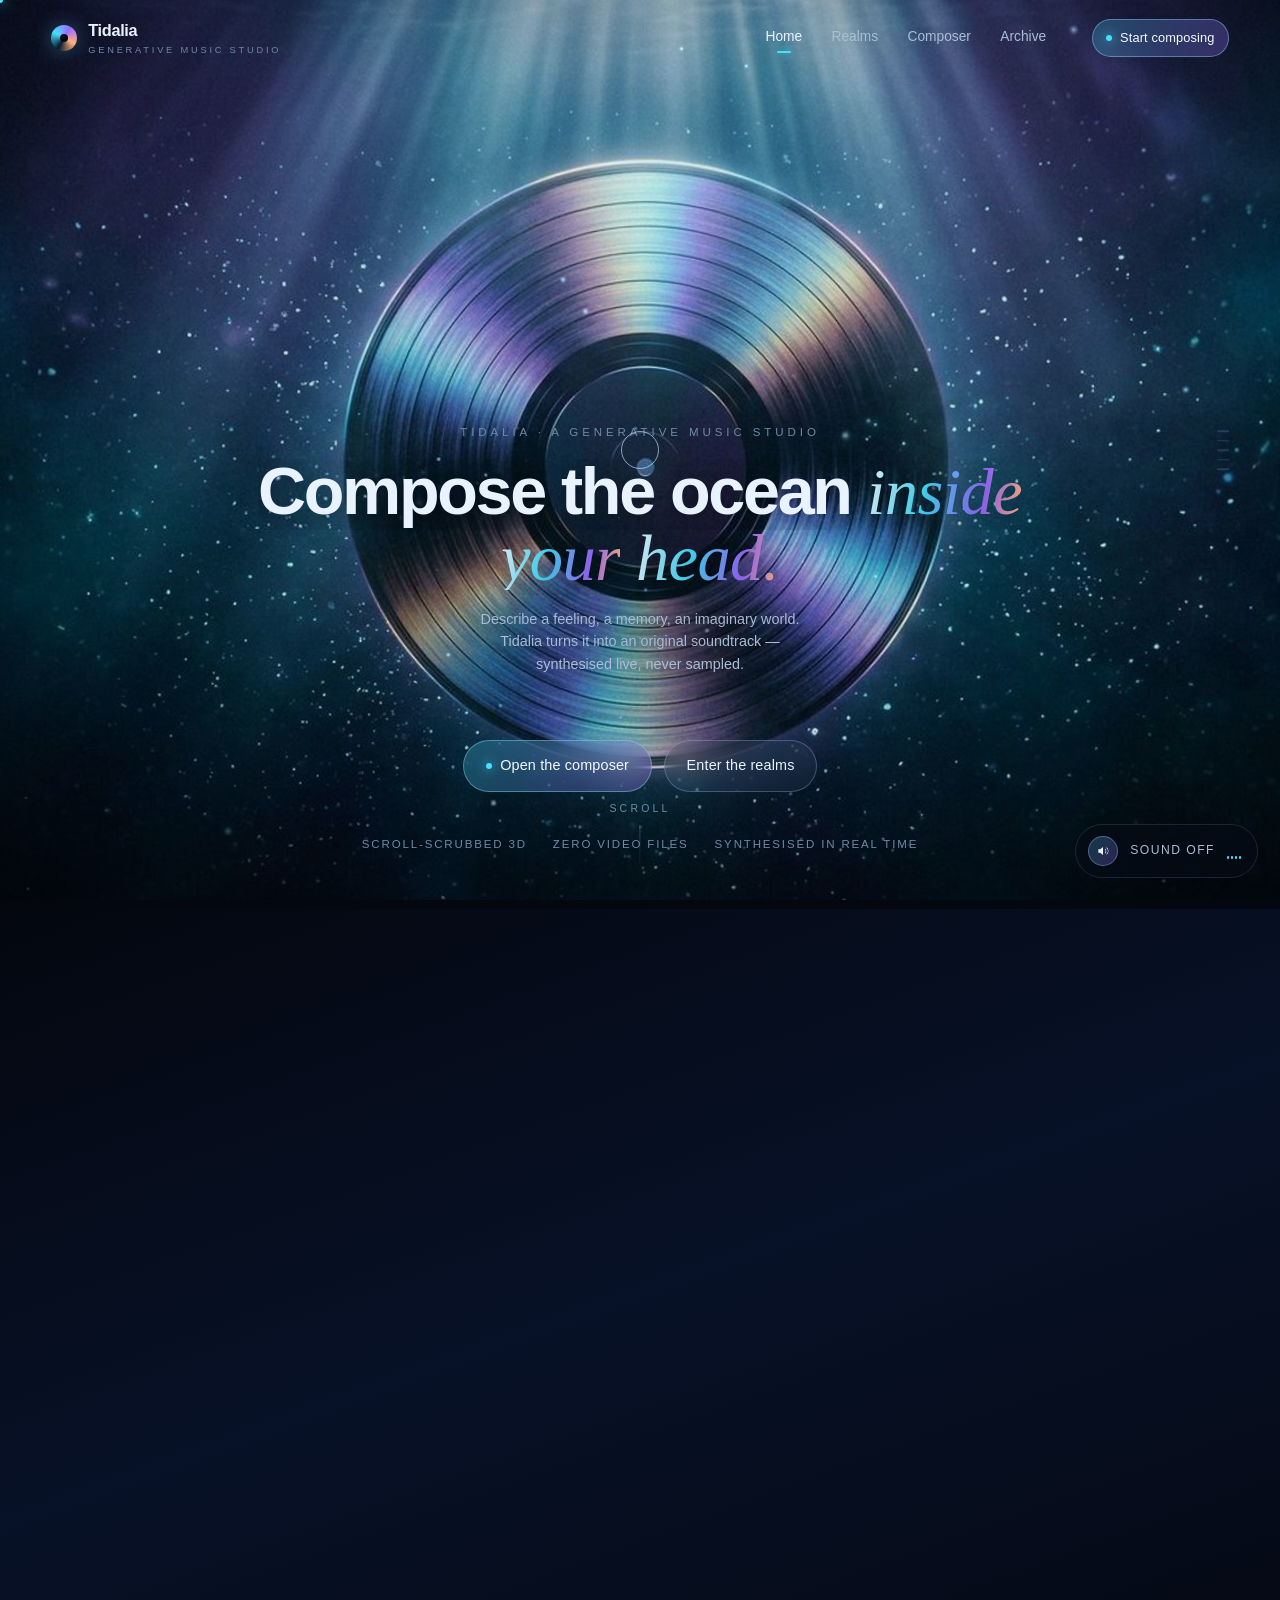
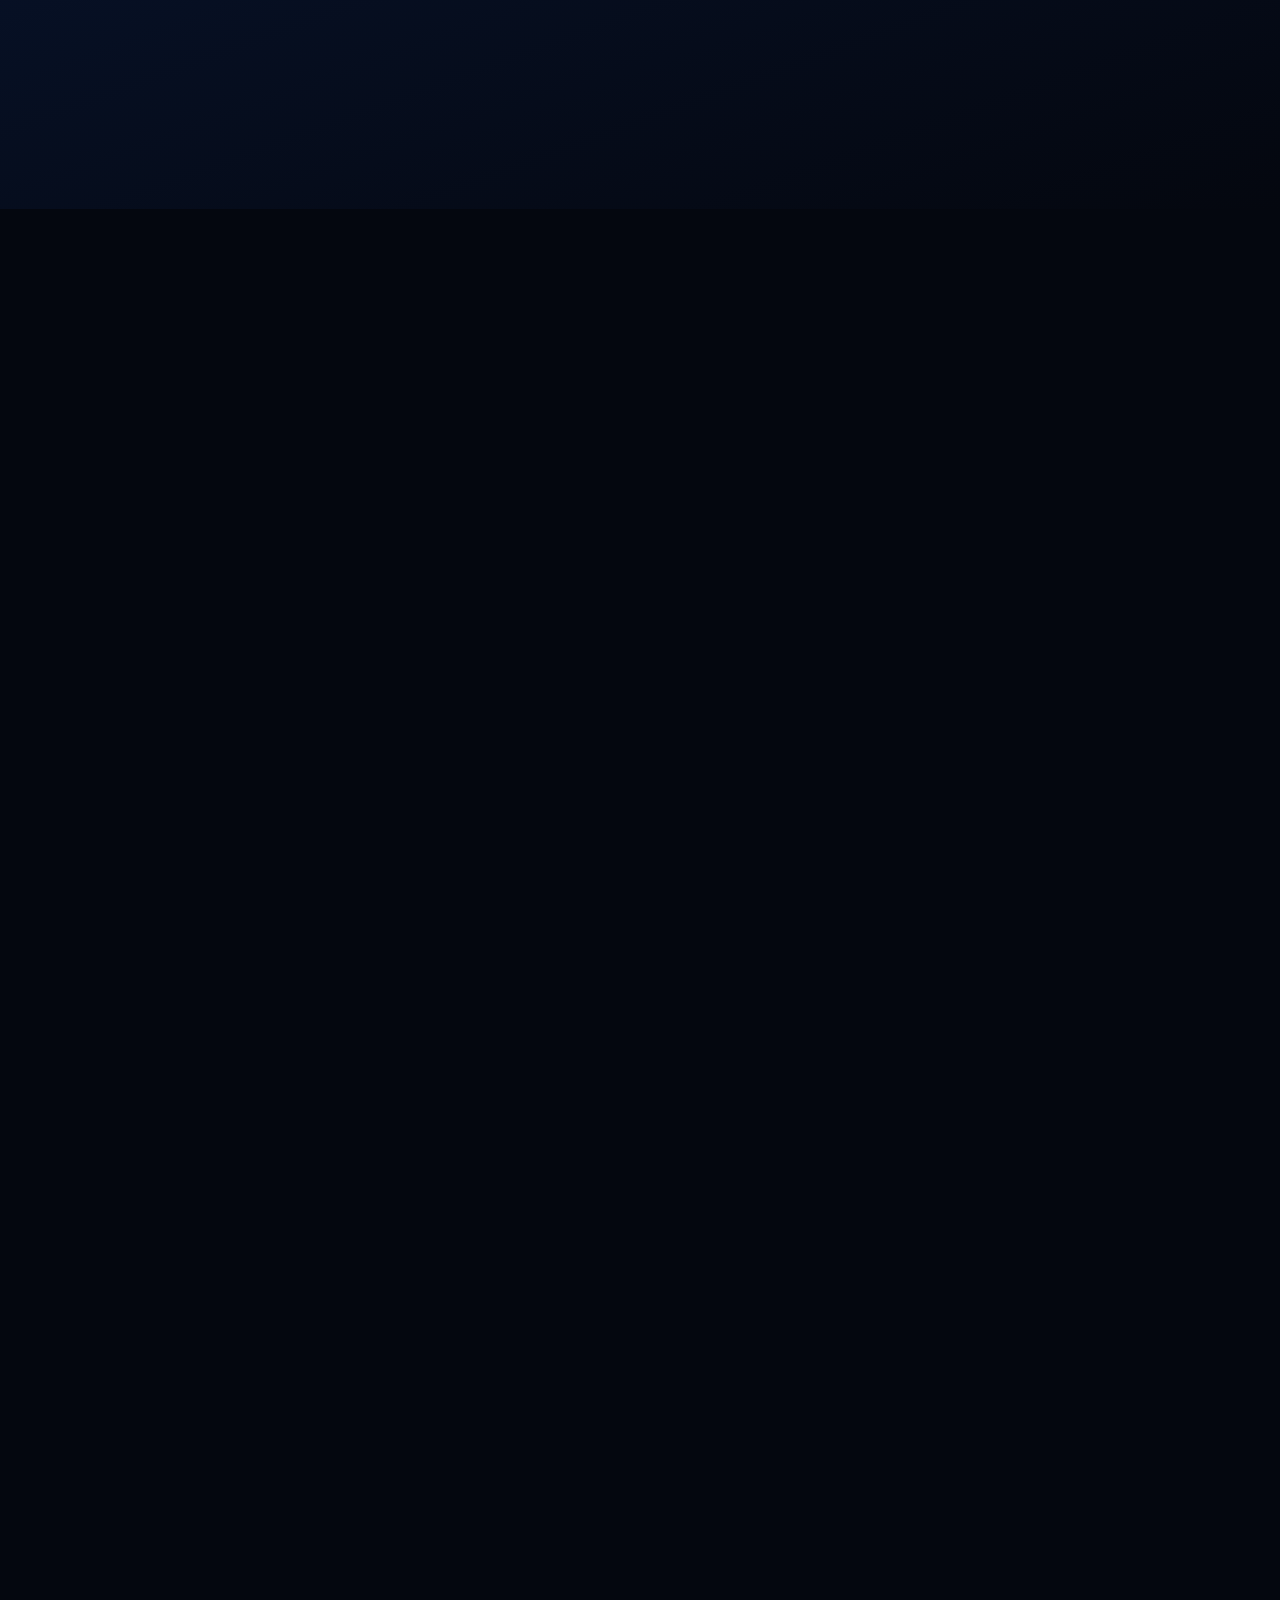
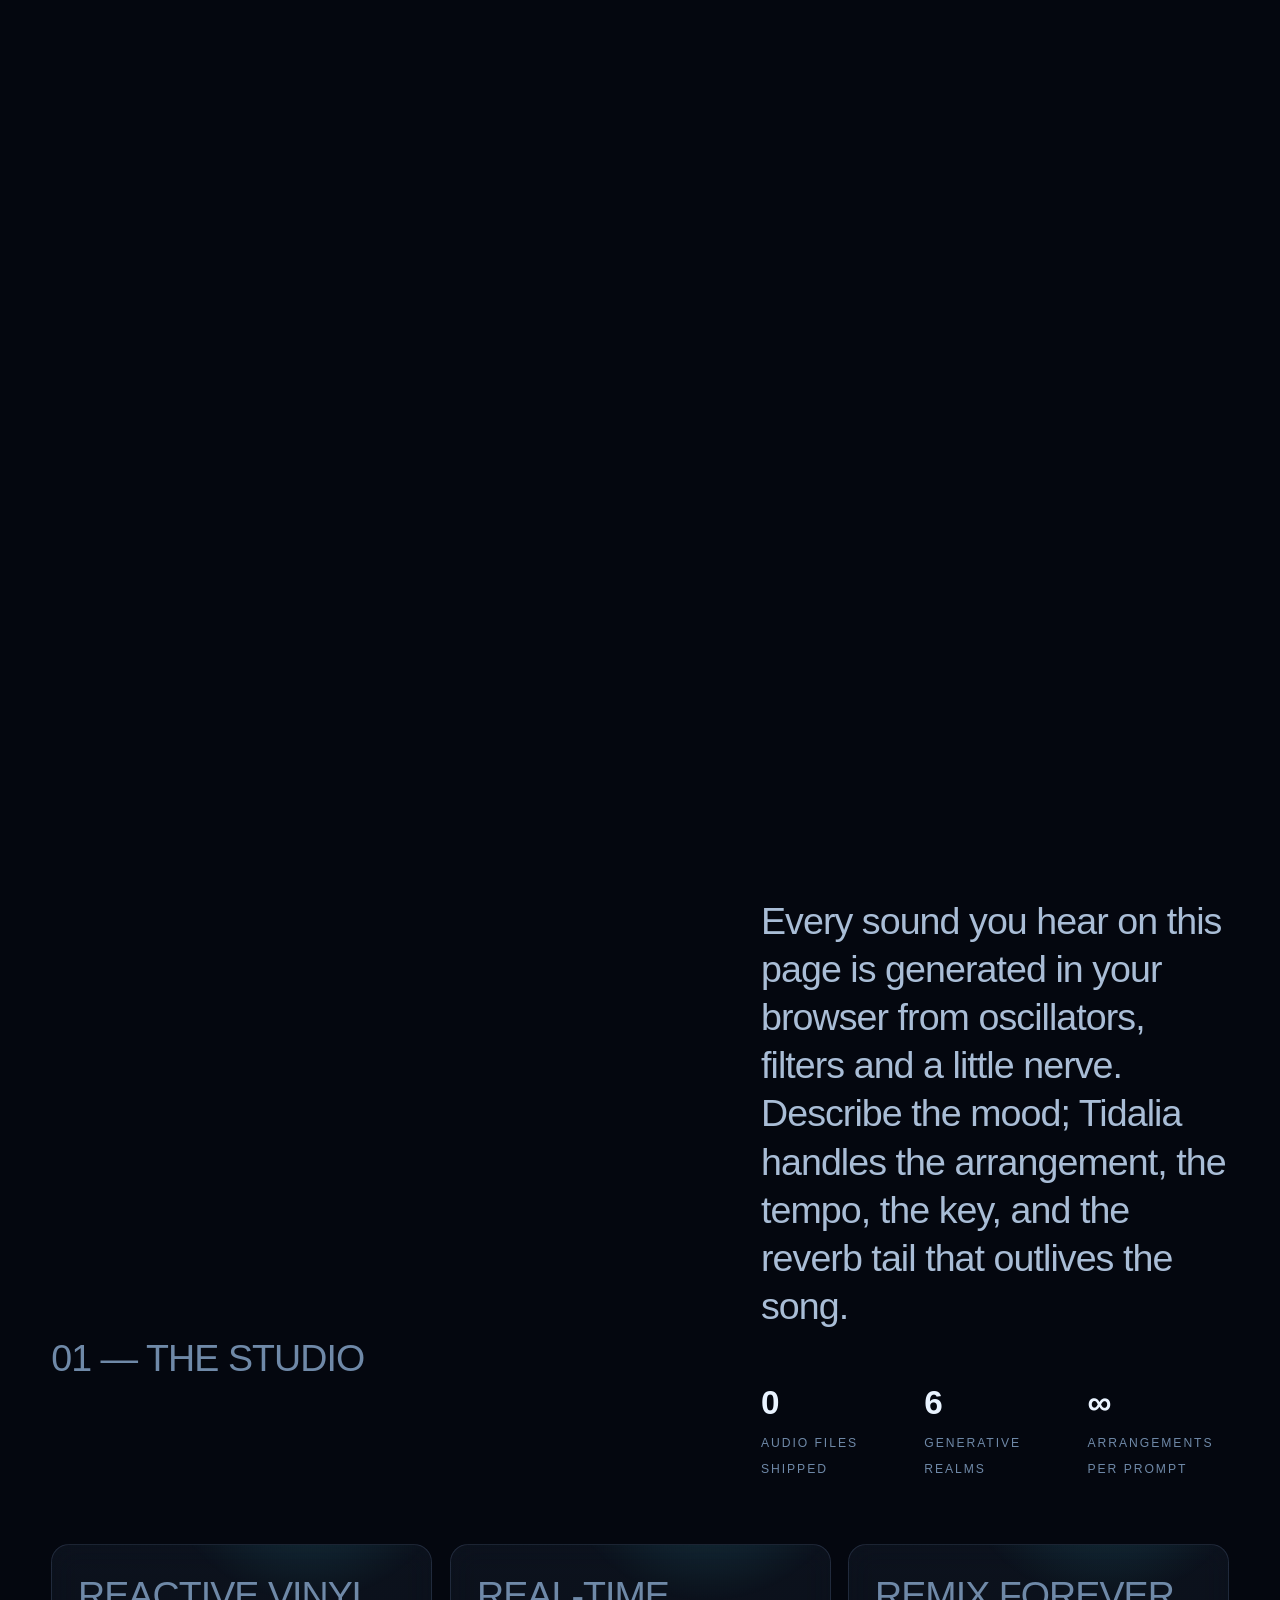
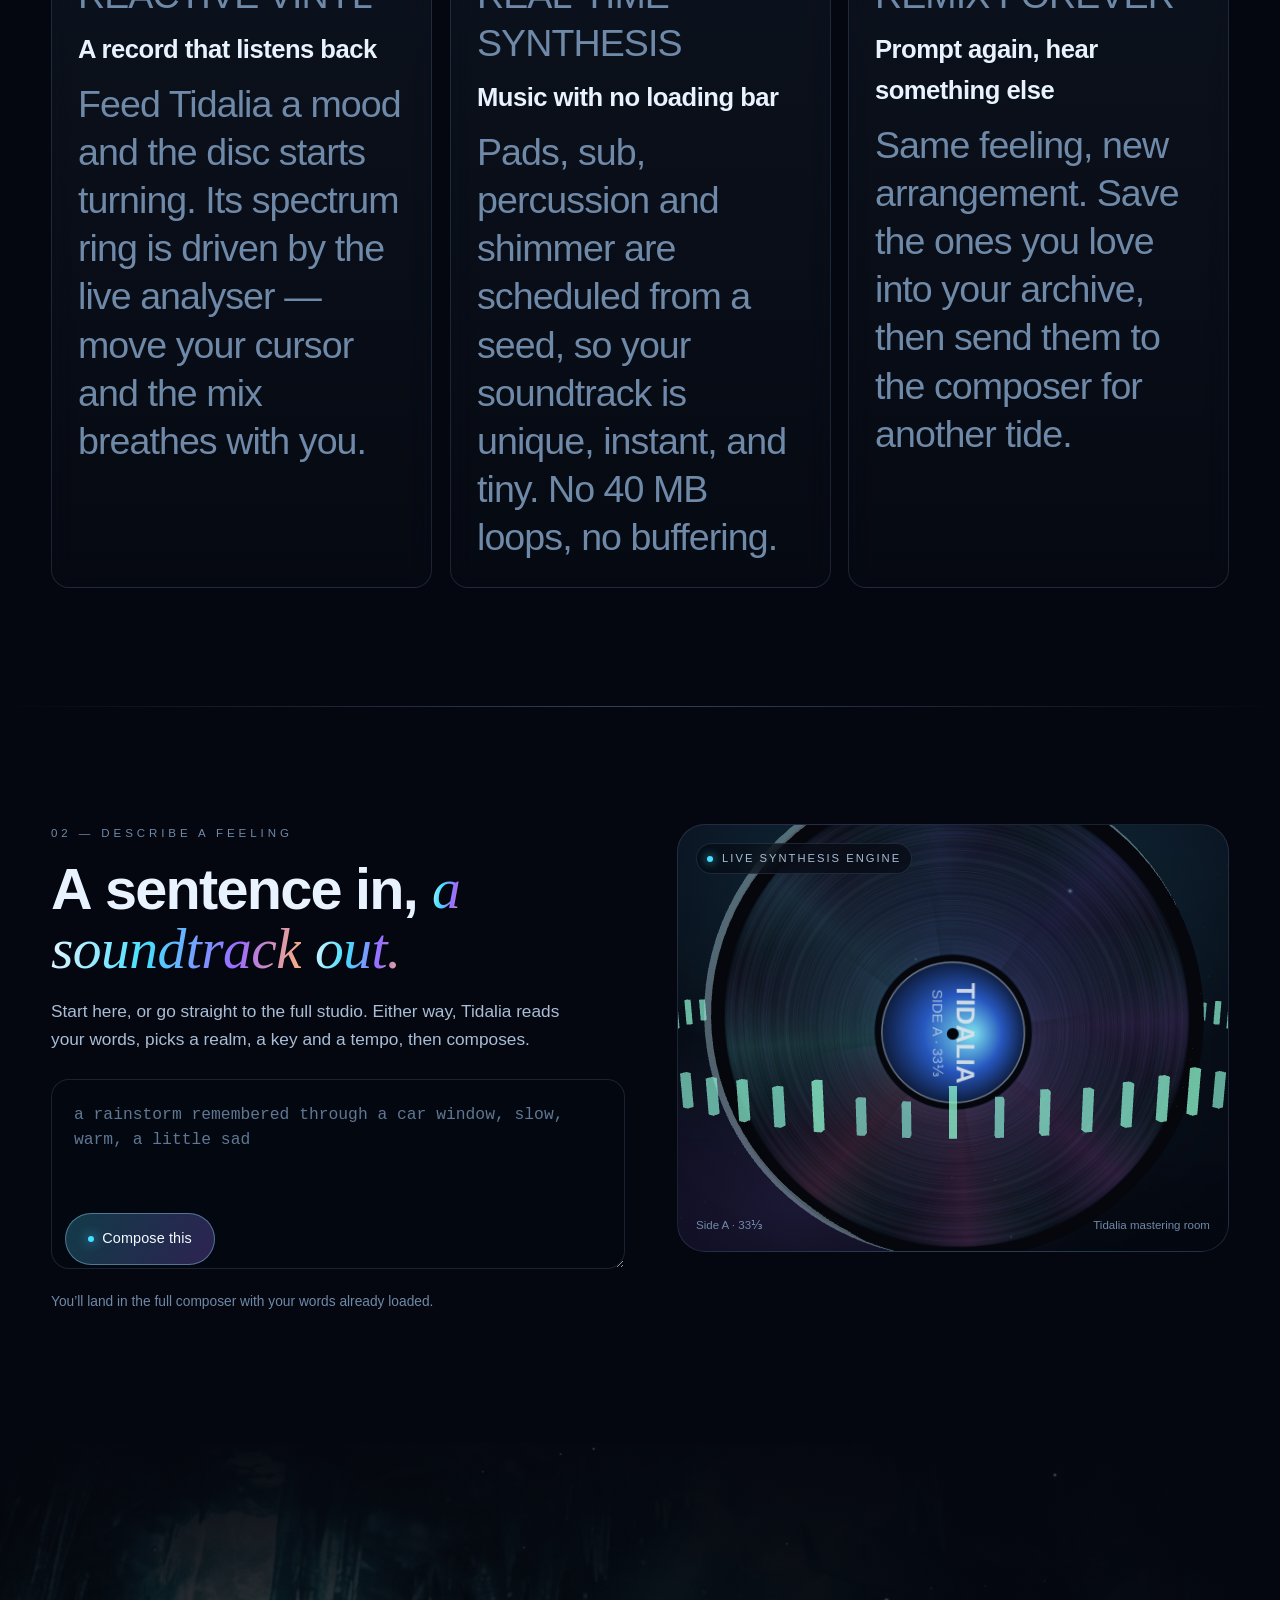
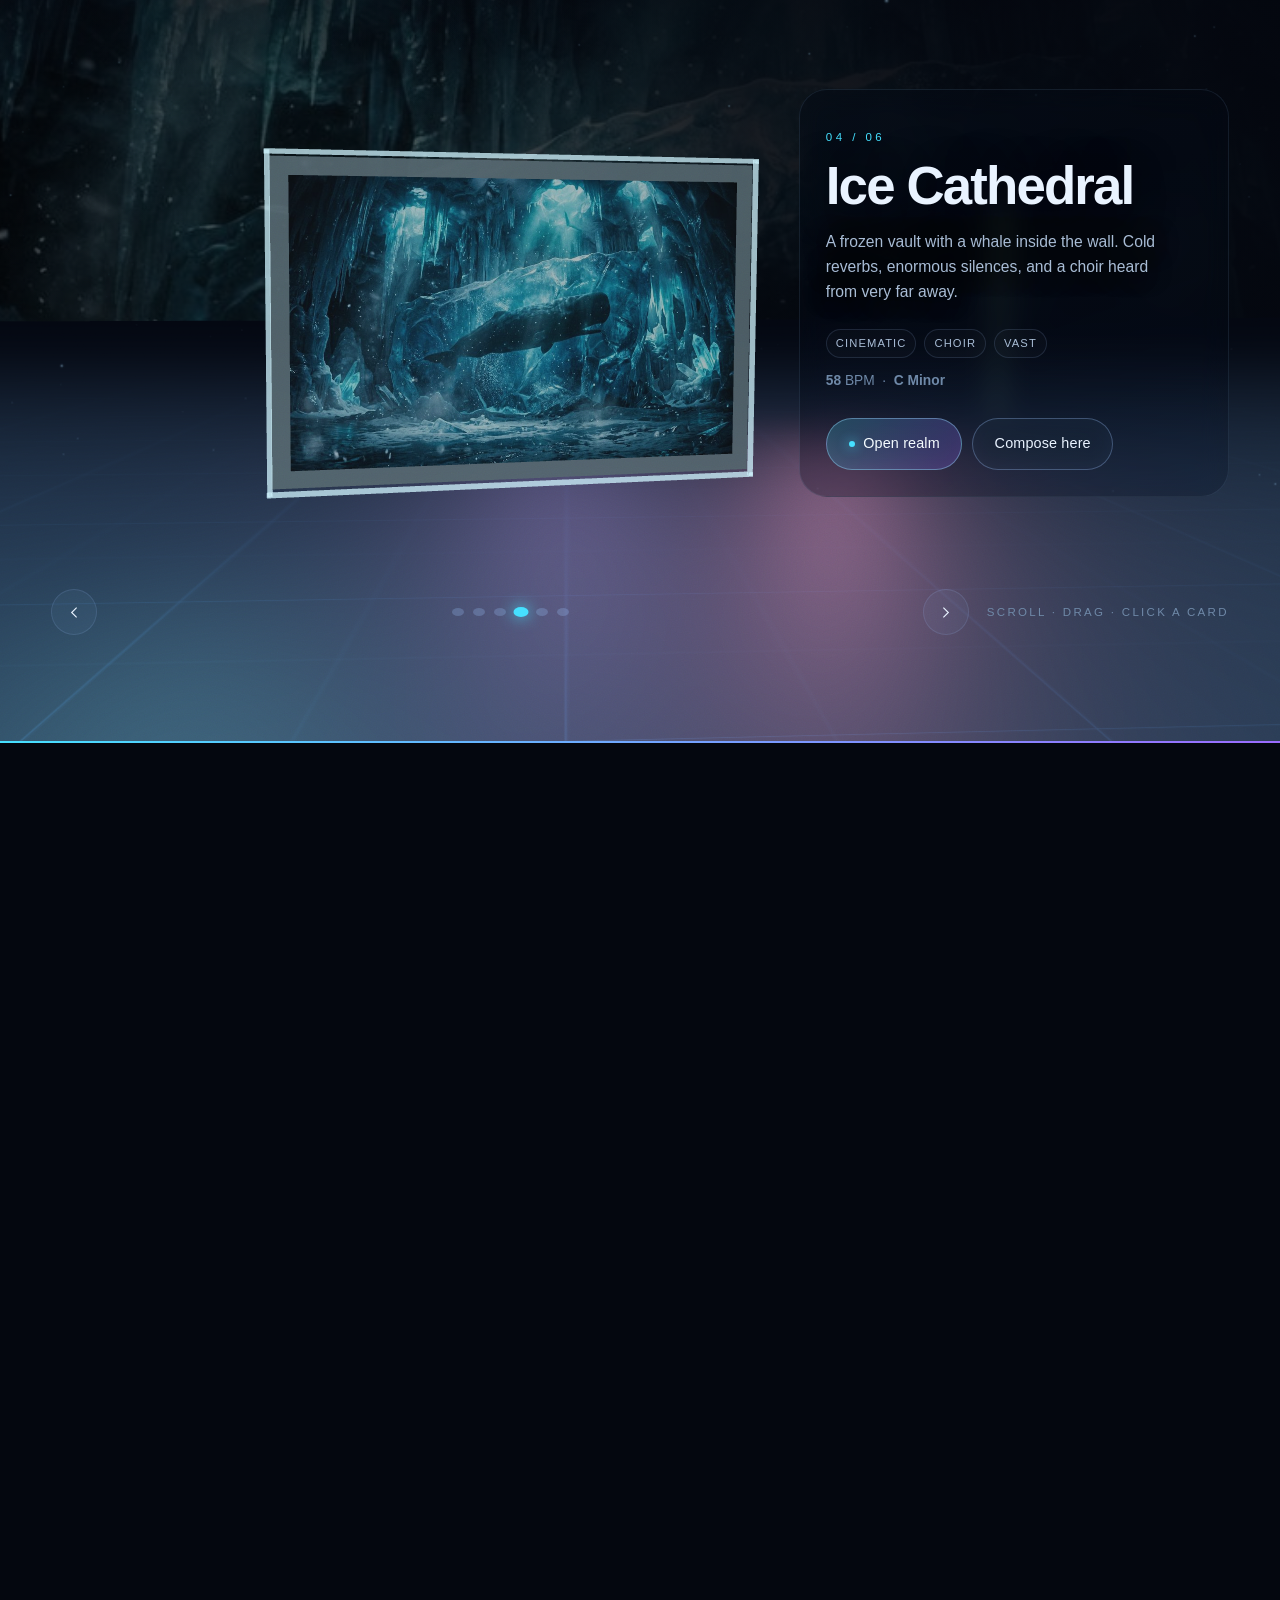
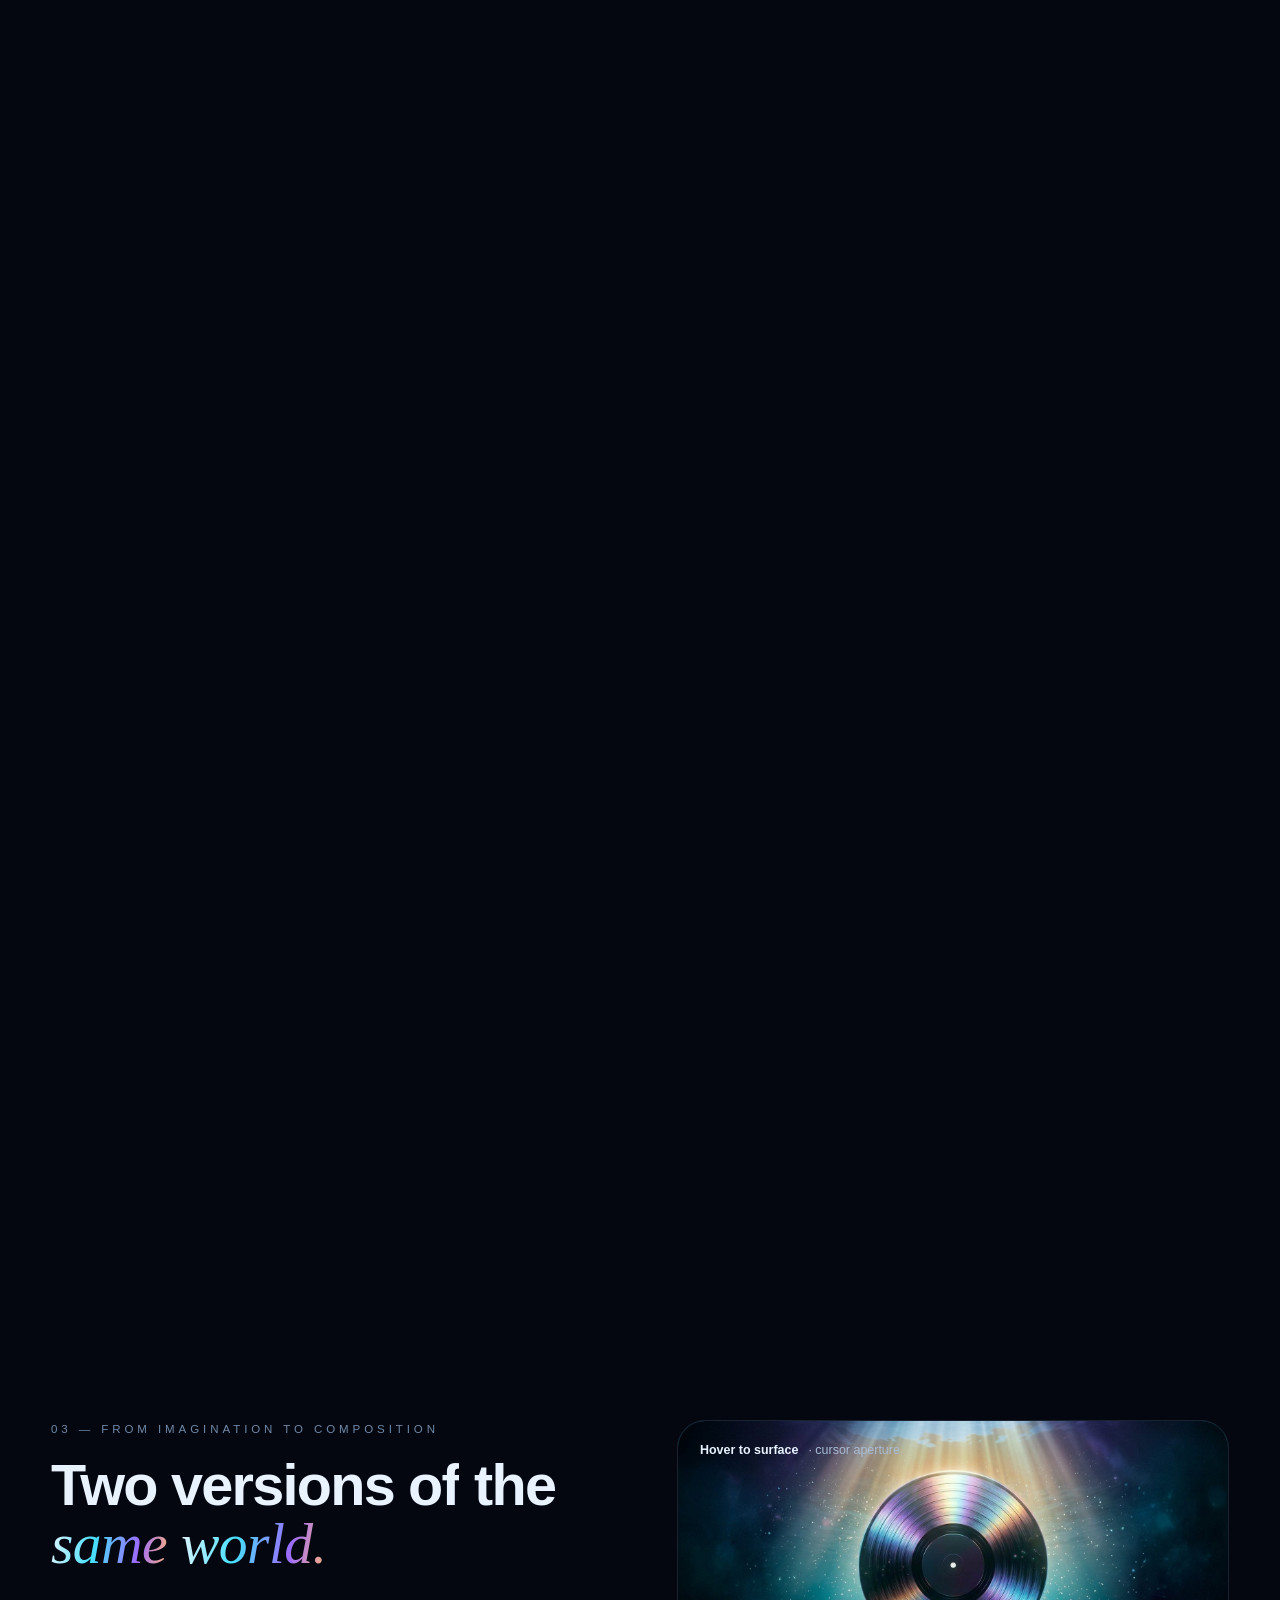
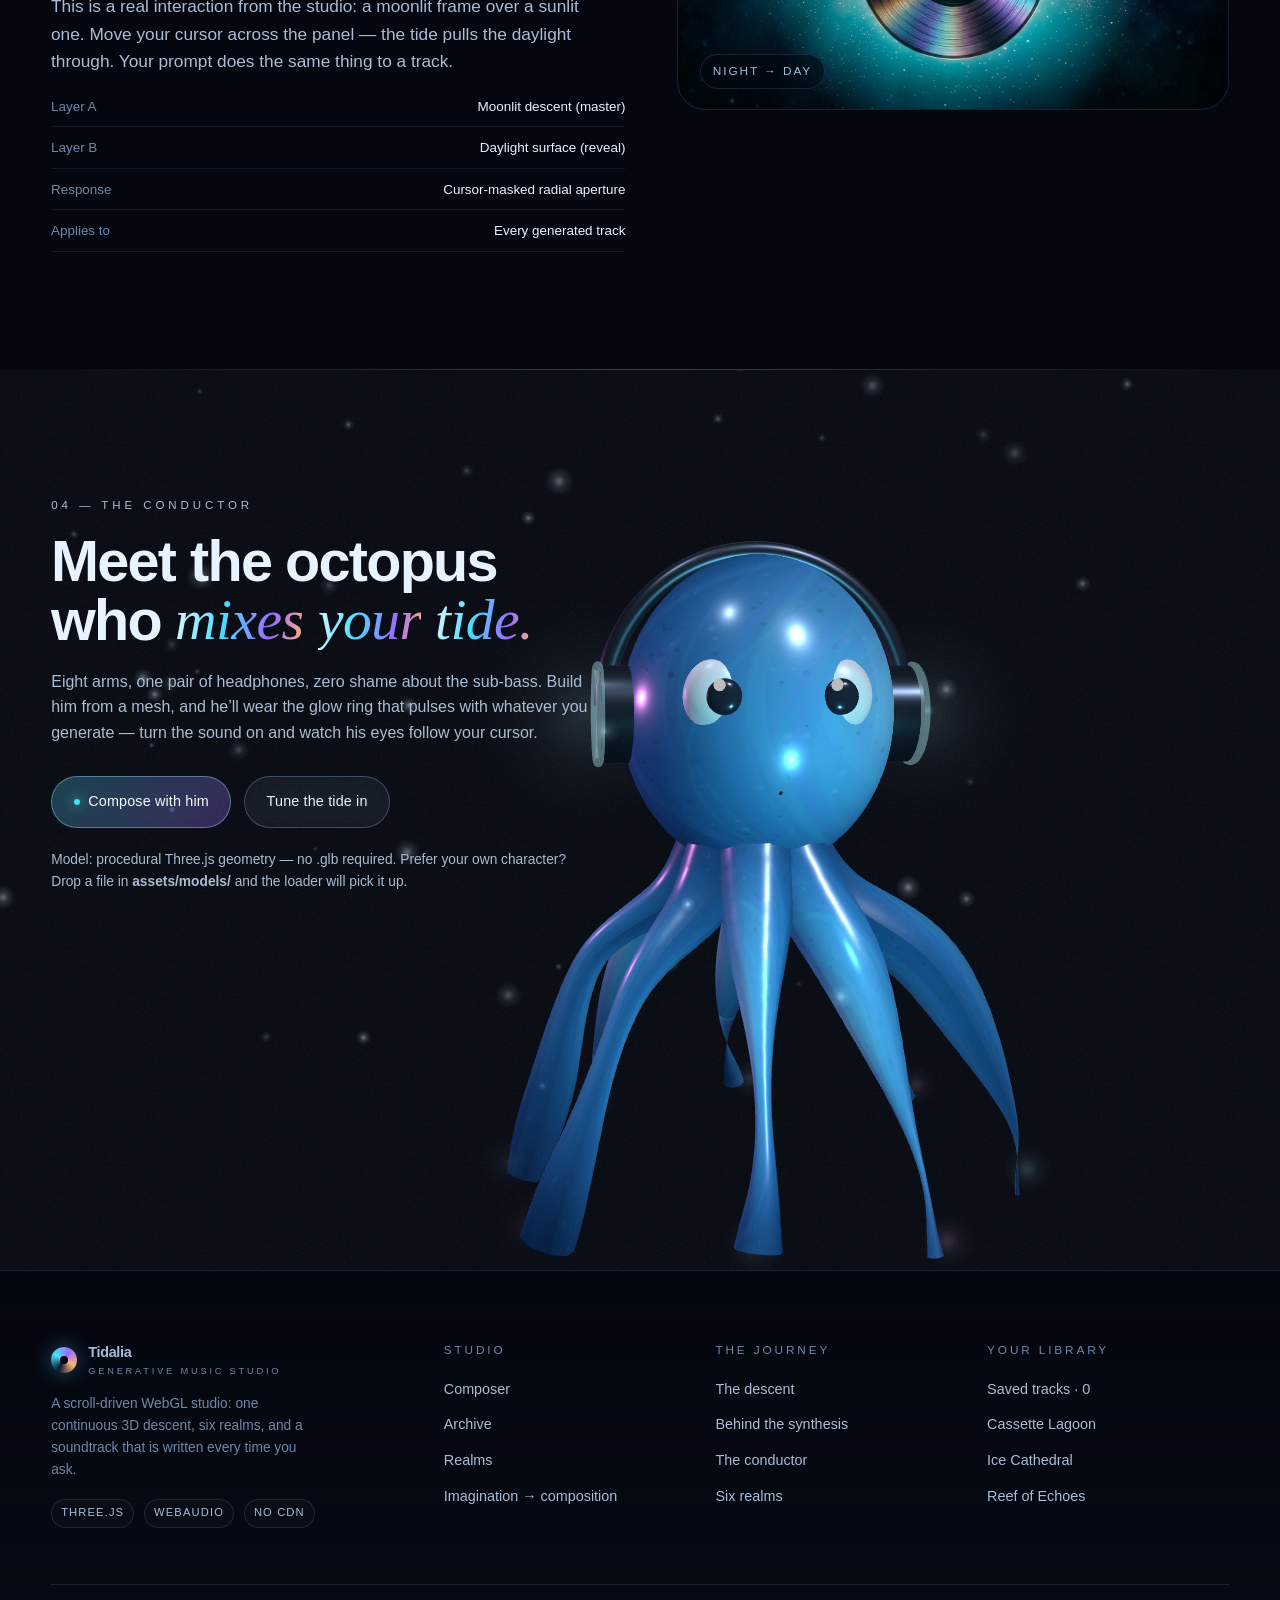
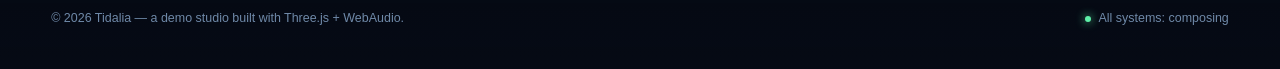
<file: index.html>
<!DOCTYPE html>
<html lang="en">
<head>
<meta charset="utf-8">
<meta name="viewport" content="width=device-width,initial-scale=1,viewport-fit=cover">
<title>Tidalia — Compose the ocean inside your head</title>
<meta name="description" content="Tidalia is a cinematic AI music studio. Scroll through a real-time 3D descent, explore six generative realms, and turn a feeling into an original soundtrack — synthesised live in your browser.">
<meta name="theme-color" content="#04070f">
<link rel="icon" href="assets/favicon.png" type="image/png">
<link rel="preload" as="image" href="assets/hero_night.jpg">
<link rel="stylesheet" href="css/main.css">
</head>
<body>

<!-- ============================================================ loader -->
<div id="loader">
  <div class="loader-inner">
    <div class="loader-mark">Tidalia</div>
    <div class="loader-bar"><i></i></div>
    <div class="loader-pct">00%</div>
    <div class="loader-hint">calibrating the tide…</div>
  </div>
</div>

<!-- ============================================================ nav -->
<header class="nav">
  <div class="nav__in">
    <a class="brand" href="index.html" data-nav aria-label="Tidalia — home">
      <span class="brand__mark" aria-hidden="true"></span>
      <span>Tidalia<small>Generative music studio</small></span>
    </a>
    <nav class="nav__links" aria-label="Primary">
      <a href="index.html" data-nav aria-current="page">Home</a>
      <a href="#realms">Realms</a>
      <a href="composer.html" data-nav>Composer</a>
      <a href="archive.html" data-nav>Archive</a>
    </nav>
    <div class="nav__cta">
      <a class="btn btn--primary btn--sm" href="composer.html" data-nav data-magnetic><span class="dot"></span>Start composing</a>
      <button class="nav__burger" aria-label="Menu" aria-expanded="false"><span></span><span></span><span></span></button>
    </div>
  </div>
</header>
<div class="sheet" id="sheet">
  <div class="wrap">
    <a href="index.html" data-nav>Home</a>
    <a href="#realms">Realms</a>
    <a href="composer.html" data-nav>Composer</a>
    <a href="archive.html" data-nav>Archive</a>
    <a class="btn btn--primary" href="composer.html" data-nav>Start composing</a>
  </div>
</div>

<main>
  <!-- ========================================================== hero / journey -->
  <section id="hero" class="journey" style="--journey-len:620vh">
    <div class="journey__sticky">
      <div class="journey__frame" id="journey-frame">
        <canvas id="journey-canvas" aria-hidden="true"></canvas>
        <div class="vignette"></div>
        <div class="grain"></div>
      </div>

      <div class="journey__ui">
        <div class="hero-brand">
          <p class="eyebrow">Tidalia · a generative music studio</p>
          <h1 class="display" data-split data-reveal-after-load>Compose the ocean <span class="serif grad-text">inside your head.</span></h1>
          <p class="hero-lede">Describe a feeling, a memory, an imaginary world. Tidalia turns it into an original soundtrack — synthesised live, never sampled.</p>
        </div>

        <div class="hero-actions">
          <a class="btn btn--primary" href="composer.html" data-nav data-magnetic><span class="dot"></span>Open the composer</a>
          <a class="btn" href="#realms" data-magnetic>Enter the realms</a>
        </div>

        <div class="hero-meta">
          <span>Scroll-scrubbed 3D</span><span>Zero video files</span><span>Synthesised in real time</span>
        </div>

        <!-- scroll-scrubbed story captions -->
        <div class="chapter" data-side="left">
          <span class="chapter__no">01 — The descent</span>
          <h3>Every track starts below the surface.</h3>
          <p>A record spinning in the dark, four kilometres down. This is where the first note lives.</p>
        </div>
        <div class="chapter" data-side="right">
          <span class="chapter__no">02 — Memory, pressed into vinyl</span>
          <h3>A feeling you can’t name becomes a waveform.</h3>
          <p>Tidalia keeps the texture — the hiss, the warmth, the weight of the needle.</p>
        </div>
        <div class="chapter" data-side="left">
          <span class="chapter__no">03 — Then it learns the tide</span>
          <h3>Instruments enter the way water does.</h3>
          <p>Not all at once. Inevitably. Pads swell, sub-bass rolls, and a choir shows up from three rooms away.</p>
        </div>
        <div class="chapter" data-side="right">
          <span class="chapter__no">04 — Arrival</span>
          <h3>And you arrive somewhere that never existed.</h3>
          <p>Six realms. Infinite arrangements. One lagoon that is only yours.</p>
        </div>

        <div class="journey-card">
          <b>One continuous shot</b>
          <span>26 frames · scrubbed by your scroll · 0 MB of video</span>
        </div>

        <div class="journey-progress" aria-hidden="true">
          <i class="is-on"></i><i></i><i></i><i></i><i></i>
        </div>

        <div class="scroll-cue"><span>Scroll</span><i></i></div>
      </div>
    </div>
  </section>

  <!-- ========================================================== manifesto -->
  <section id="manifesto" class="section manifesto">
    <div class="wrap">
      <div class="cols">
        <div>
          <p class="eyebrow">01 — The studio</p>
          <p data-split data-reveal>We don’t sample the sea. <span class="serif grad-text">We synthesise it</span> — note by note, tide by tide.</p>
        </div>
        <div>
          <p class="lead" data-reveal data-reveal-delay="0.15">Every sound you hear on this page is generated in your browser from oscillators, filters and a little nerve. Describe the mood; Tidalia handles the arrangement, the tempo, the key, and the reverb tail that outlives the song.</p>
          <div class="stats" data-reveal-group>
            <div class="stat" data-reveal-item><b>0</b><span>Audio files shipped</span></div>
            <div class="stat" data-reveal-item><b>6</b><span>Generative realms</span></div>
            <div class="stat" data-reveal-item><b>∞</b><span>Arrangements per prompt</span></div>
          </div>
        </div>
      </div>
      <div class="grid grid--3" style="margin-top:64px">
        <article class="card card--glass" data-tilt data-reveal data-reveal-delay="0.05">
          <div class="card__glow"></div>
          <div class="tilt-in">
            <p class="eyebrow" style="margin-bottom:10px">Reactive vinyl</p>
            <h3 class="h3">A record that listens back</h3>
            <p class="small" style="margin-top:10px">Feed Tidalia a mood and the disc starts turning. Its spectrum ring is driven by the live analyser — move your cursor and the mix breathes with you.</p>
          </div>
        </article>
        <article class="card card--glass" data-tilt data-reveal data-reveal-delay="0.12">
          <div class="card__glow"></div>
          <div class="tilt-in">
            <p class="eyebrow" style="margin-bottom:10px">Real-time synthesis</p>
            <h3 class="h3">Music with no loading bar</h3>
            <p class="small" style="margin-top:10px">Pads, sub, percussion and shimmer are scheduled from a seed, so your soundtrack is unique, instant, and tiny. No 40 MB loops, no buffering.</p>
          </div>
        </article>
        <article class="card card--glass" data-tilt data-reveal data-reveal-delay="0.19">
          <div class="card__glow"></div>
          <div class="tilt-in">
            <p class="eyebrow" style="margin-bottom:10px">Remix forever</p>
            <h3 class="h3">Prompt again, hear something else</h3>
            <p class="small" style="margin-top:10px">Same feeling, new arrangement. Save the ones you love into your archive, then send them to the composer for another tide.</p>
          </div>
        </article>
      </div>
    </div>
  </section>

  <hr class="rule">

  <!-- ========================================================== composer teaser -->
  <section id="composer" class="section">
    <div class="wrap">
      <div class="compose-grid">
        <div data-reveal>
          <p class="eyebrow">02 — Describe a feeling</p>
          <h2 class="h2" data-split>A sentence in, <span class="serif grad-text">a soundtrack out.</span></h2>
          <p class="lead" style="margin-top:18px">Start here, or go straight to the full studio. Either way, Tidalia reads your words, picks a realm, a key and a tempo, then composes.</p>
          <form id="teaser-form" style="margin-top:26px">
            <div class="field">
              <textarea class="prompt" name="prompt" placeholder="a rainstorm remembered through a car window, slow, warm, a little sad" maxlength="240" aria-label="Describe the soundtrack you want"></textarea>
              <div class="prompt-foot">
                <button class="btn btn--primary" type="submit" data-magnetic><span class="dot"></span>Compose this</button>
                <span class="count" style="margin-left:auto"></span>
              </div>
            </div>
          </form>
          <p class="small" style="margin-top:14px">You’ll land in the full composer with your words already loaded.</p>
        </div>
        <div data-reveal data-reveal-delay="0.12">
          <div class="orb-wrap">
            <canvas id="orb-canvas" aria-hidden="true"></canvas>
            <div class="orb-badge"><i></i>Live synthesis engine</div>
            <div class="orb-note"><span>Side A · 33⅓</span><span>Tidalia mastering room</span></div>
          </div>
        </div>
      </div>
    </div>
  </section>

  <!-- ========================================================== realms carousel -->
  <section id="realms" class="realms" style="--realms-len:340vh">
    <div class="realms__sticky">
      <div class="realms__bg" data-realms-bg="0" style="background-image:url('assets/realms/reef.jpg')"></div>
      <div class="realms__bg" data-realms-bg="1" style="background-image:url('assets/realms/chrome.jpg')"></div>
      <div class="realms__bg" data-realms-bg="2" style="background-image:url('assets/realms/lantern.jpg')"></div>
      <div class="realms__bg" data-realms-bg="3" style="background-image:url('assets/realms/ice.jpg')"></div>
      <div class="realms__bg" data-realms-bg="4" style="background-image:url('assets/realms/jungle.jpg')"></div>
      <div class="realms__bg" data-realms-bg="5" style="background-image:url('assets/realms/lagoon.jpg')"></div>
      <div class="realms__veil"></div>
      <div class="realms__canvas"><canvas id="realms-canvas" aria-label="Interactive 3D carousel of the six Tidalia realms"></canvas></div>
      <div class="grain"></div>

      <div class="realms__ui">
        <div class="realms__panel" id="realm-panel">
          <p class="realm__index"><span data-realm-index>01 / 06</span></p>
          <h2 class="realm__name" data-realm-name>Reef of Echoes</h2>
          <p class="realm__desc" data-realm-desc>A drowned city of coral pipes.</p>
          <div class="realm__tags" data-realm-tags></div>
          <p class="small" style="margin-top:12px" data-realm-meta></p>
          <div class="realm__actions">
            <button class="btn btn--primary" data-open-realm><span class="dot"></span>Open realm</button>
            <a class="btn" href="composer.html?realm=reef" data-nav>Compose here</a>
          </div>
        </div>
      </div>

      <div class="realms__nav">
        <button class="icon-btn" data-realm-prev aria-label="Previous realm">
          <svg viewBox="0 0 24 24"><path d="M15 5l-7 7 7 7"/></svg>
        </button>
        <div class="realms__dots" role="tablist" aria-label="Realms">
          <button data-realm-dot aria-label="Realm 1"></button>
          <button data-realm-dot aria-label="Realm 2"></button>
          <button data-realm-dot aria-label="Realm 3"></button>
          <button data-realm-dot aria-label="Realm 4"></button>
          <button data-realm-dot aria-label="Realm 5"></button>
          <button data-realm-dot aria-label="Realm 6"></button>
        </div>
        <button class="icon-btn" data-realm-next aria-label="Next realm">
          <svg viewBox="0 0 24 24"><path d="M9 5l7 7-7 7"/></svg>
        </button>
        <span class="realms__hint">scroll · drag · click a card</span>
      </div>
      <div class="realm__prog"></div>
    </div>
  </section>

  <!-- ========================================================== imagination / hover reveal -->
  <section id="imagination" class="section">
    <div class="wrap">
      <div class="compose-grid">
        <div data-reveal>
          <p class="eyebrow">03 — From imagination to composition</p>
          <h2 class="h2" data-split>Two versions of the <span class="serif grad-text">same world.</span></h2>
          <p class="lead" style="margin-top:18px">This is a real interaction from the studio: a moonlit frame over a sunlit one. Move your cursor across the panel — the tide pulls the daylight through. Your prompt does the same thing to a track.</p>
          <div class="kv">
            <div><span>Layer A</span><span>Moonlit descent (master)</span></div>
            <div><span>Layer B</span><span>Daylight surface (reveal)</span></div>
            <div><span>Response</span><span>Cursor-masked radial aperture</span></div>
            <div><span>Applies to</span><span>Every generated track</span></div>
          </div>
        </div>
        <div data-reveal data-reveal-delay="0.12">
          <div class="reveal-panel" data-cursor-label="reveal">
            <img class="day" src="assets/hero_day.jpg" alt="Daylight version of the Tidalia surface">
            <img class="night" src="assets/hero_night.jpg" alt="Moonlit version of the Tidalia surface">
            <div class="reveal-panel__top"><b>Hover to surface</b><span>· cursor aperture</span></div>
            <div class="reveal-panel__badge">Night → Day</div>
          </div>
        </div>
      </div>
    </div>
  </section>

  <hr class="rule">

  <!-- ========================================================== finale (3D character) -->
  <section id="finale" class="finale">
    <div class="finale__canvas"><canvas id="finale-canvas" aria-hidden="true"></canvas></div>
    <div class="grain"></div>
    <div class="finale__ui">
      <div class="wrap">
        <div class="finale__copy">
          <p class="eyebrow">04 — The conductor</p>
          <h2 class="h2" data-split>Meet the octopus who <span class="serif grad-text">mixes your tide.</span></h2>
          <p style="margin-top:18px">Eight arms, one pair of headphones, zero shame about the sub-bass. Build him from a mesh, and he’ll wear the glow ring that pulses with whatever you generate — turn the sound on and watch his eyes follow your cursor.</p>
          <div class="finale__cta">
            <a class="btn btn--primary" href="composer.html" data-nav data-magnetic><span class="dot"></span>Compose with him</a>
            <button class="btn" data-sound-toggle>Tune the tide in</button>
          </div>
          <p class="small" style="margin-top:22px">Model: procedural Three.js geometry — no .glb required. Prefer your own character? Drop a file in <b>assets/models/</b> and the loader will pick it up.</p>
        </div>
      </div>
    </div>
  </section>
</main>

<!-- ============================================================ footer -->
<footer class="footer">
  <div class="wrap">
    <div class="footer__grid">
      <div>
        <a class="brand" href="index.html" data-nav>
          <span class="brand__mark" aria-hidden="true"></span>
          <span>Tidalia<small>Generative music studio</small></span>
        </a>
        <p class="small" style="max-width:34ch">A scroll-driven WebGL studio: one continuous 3D descent, six realms, and a soundtrack that is written every time you ask.</p>
        <div class="footer__social">
          <span class="tag">Three.js</span><span class="tag">WebAudio</span><span class="tag">No CDN</span>
        </div>
      </div>
      <div>
        <h4>Studio</h4>
        <ul>
          <li><a href="composer.html" data-nav>Composer</a></li>
          <li><a href="archive.html" data-nav>Archive</a></li>
          <li><a href="#realms">Realms</a></li>
          <li><a href="index.html#imagination">Imagination → composition</a></li>
        </ul>
      </div>
      <div>
        <h4>The journey</h4>
        <ul>
          <li><a href="#hero">The descent</a></li>
          <li><a href="#manifesto">Behind the synthesis</a></li>
          <li><a href="#finale">The conductor</a></li>
          <li><a href="#realms">Six realms</a></li>
        </ul>
      </div>
      <div>
        <h4>Your library</h4>
        <ul>
          <li><a href="archive.html" data-nav>Saved tracks · <span data-store-count>0</span></a></li>
          <li><a href="composer.html?realm=lagoon" data-nav>Cassette Lagoon</a></li>
          <li><a href="composer.html?realm=ice" data-nav>Ice Cathedral</a></li>
          <li><a href="composer.html?realm=reef" data-nav>Reef of Echoes</a></li>
        </ul>
      </div>
    </div>
    <div class="footer__bottom">
      <span>© <span data-year>2026</span> Tidalia — a demo studio built with Three.js + WebAudio.</span>
      <span class="status"><i></i>All systems: composing</span>
    </div>
  </div>
</footer>

<!-- ============================================================ sound toggle -->
<button class="sound" id="sound-toggle" aria-pressed="false" aria-label="Toggle the ambient soundtrack">
  <span class="sound__icon">
    <svg viewBox="0 0 24 24" aria-hidden="true"><path d="M4 9v6h3.2L12 19V5L7.2 9H4zm11.5-1.4a5.5 5.5 0 010 8.8v-1.9a3.6 3.6 0 000-5v-1.9zm2.6-2.5a9 9 0 010 13.8v-1.9a7.1 7.1 0 000-10V5.1z"/></svg>
  </span>
  <span class="sound__label">Sound off</span>
  <span class="sound__bars" aria-hidden="true"><i></i><i></i><i></i><i></i></span>
</button>

<!-- ============================================================ realm modal -->
<div class="modal" id="realm-modal" role="dialog" aria-modal="true" aria-hidden="true" aria-labelledby="modal-name">
  <div class="modal__inner">
    <button class="modal__close" data-modal-close aria-label="Close realm">
      <svg viewBox="0 0 24 24" width="15" height="15" stroke="currentColor" fill="none" stroke-width="1.7"><path d="M6 6l12 12M18 6L6 18"/></svg>
    </button>
    <div class="modal__media"><img data-modal-img src="assets/realms/reef.jpg" alt=""></div>
    <div class="modal__body">
      <p class="eyebrow" data-modal-index>Realm 01 / 06</p>
      <h3 class="h2" id="modal-name" data-modal-name>Reef of Echoes</h3>
      <p class="lead" style="margin-top:14px" data-modal-desc></p>
      <div class="pill-list" data-modal-tags></div>
      <div class="modal__grid" data-modal-stats></div>
      <div class="realm__actions">
        <a class="btn btn--primary" data-modal-compose href="composer.html?realm=reef" data-nav><span class="dot"></span>Compose in this realm</a>
        <button class="btn" data-modal-close>Keep exploring</button>
      </div>
    </div>
  </div>
</div>

<script src="vendor/three.min.js"></script>
<script src="js/core.js"></script>
<script src="js/config.js"></script>
<script src="js/cursor.js"></script>
<script src="js/reveals.js"></script>
<script src="js/audio.js"></script>
<script src="js/pages.js"></script>
<script src="js/scene.js"></script>
<script src="js/carousel.js"></script>
<script src="js/character.js"></script>
<script src="js/orb.js"></script>
<script src="js/main.js"></script>
</body>
</html>
</file>
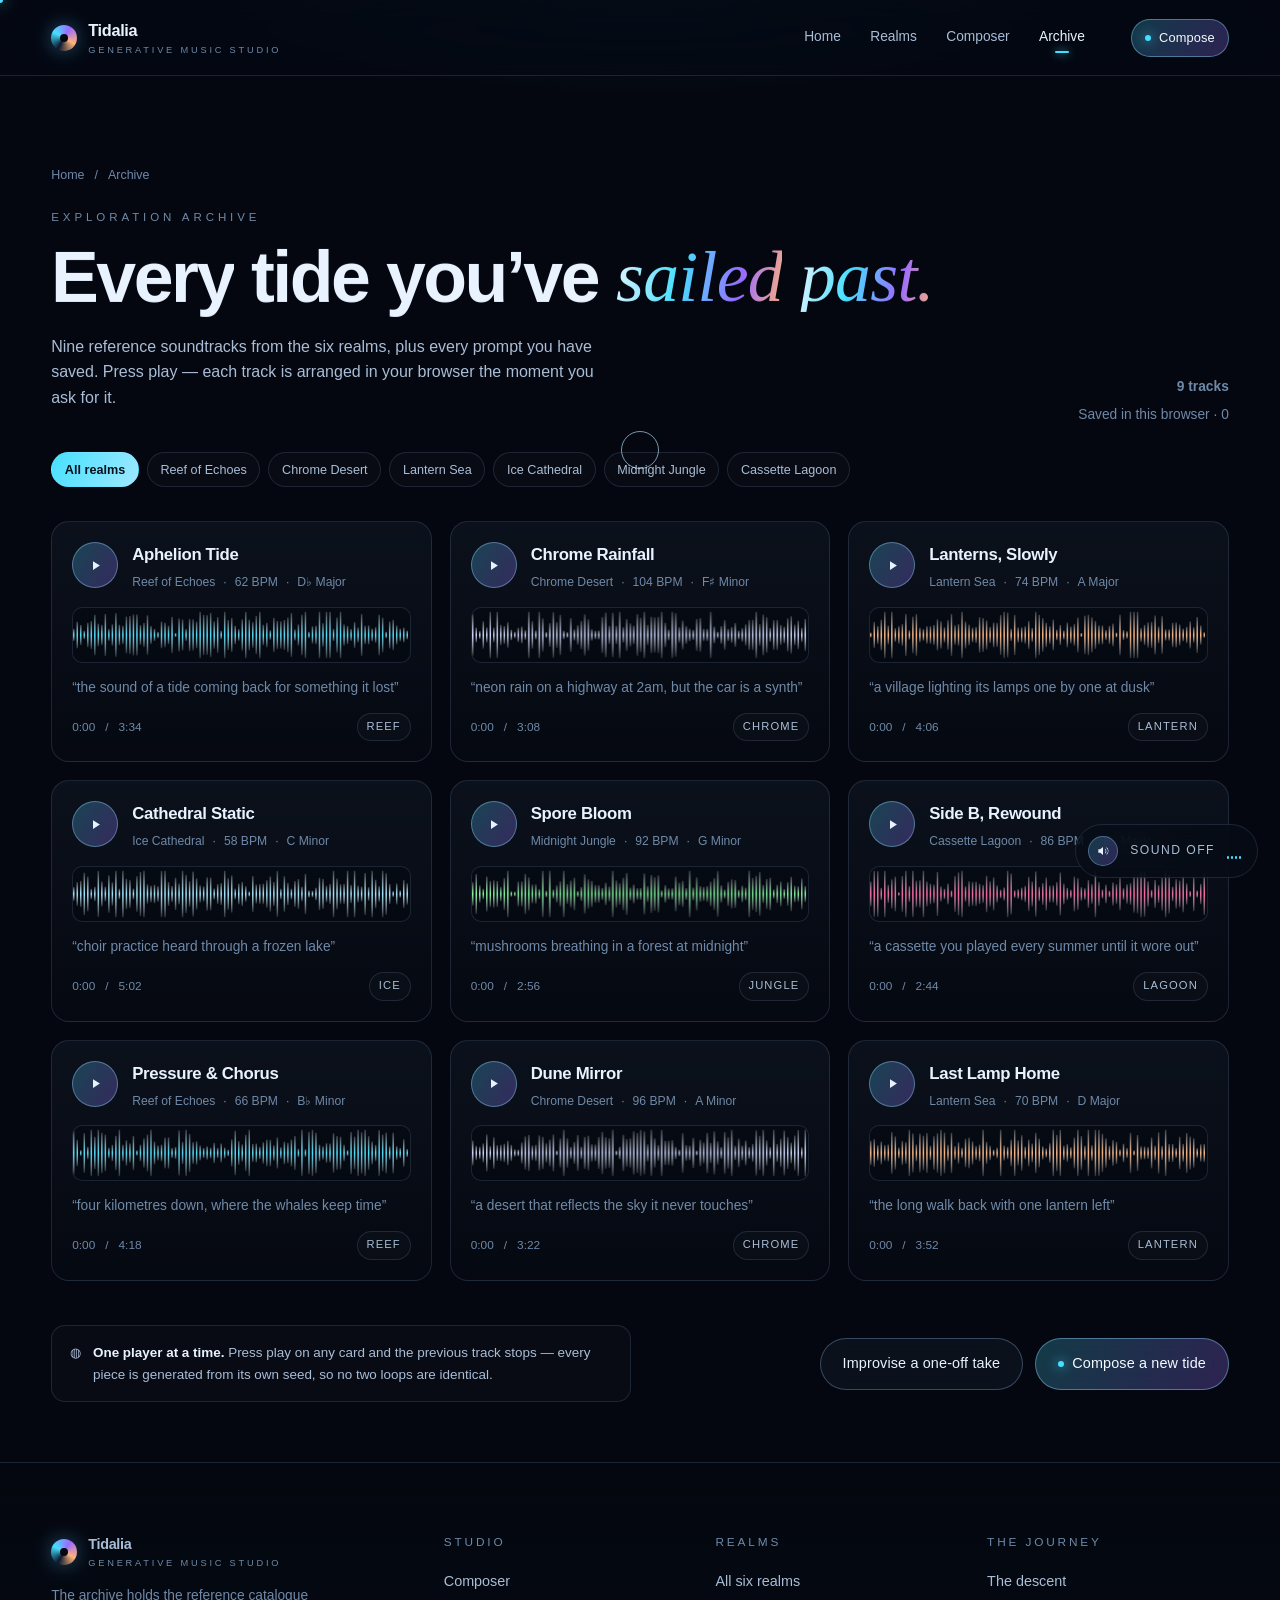
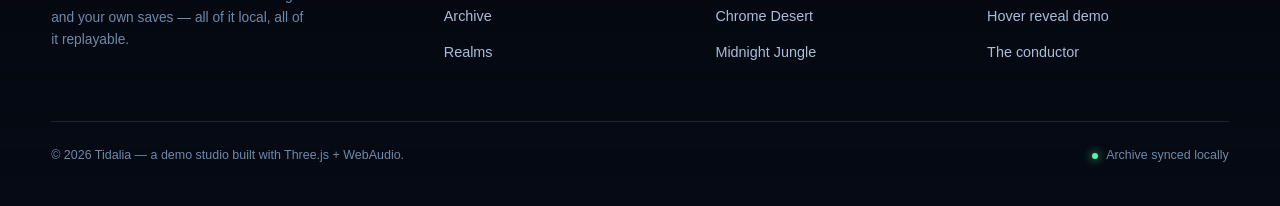
<file: archive.html>
<!DOCTYPE html>
<html lang="en">
<head>
<meta charset="utf-8">
<meta name="viewport" content="width=device-width,initial-scale=1,viewport-fit=cover">
<title>Archive — Tidalia</title>
<meta name="description" content="Nine reference soundtracks from the six Tidalia realms, plus everything you have saved in this browser. Press play and each one is synthesised live.">
<meta name="theme-color" content="#04070f">
<link rel="icon" href="assets/favicon.png" type="image/png">
<link rel="stylesheet" href="css/main.css">
</head>
<body>

<div id="loader">
  <div class="loader-inner">
    <div class="loader-mark">Tidalia</div>
    <div class="loader-bar"><i></i></div>
    <div class="loader-pct">00%</div>
    <div class="loader-hint">cataloguing the lagoon…</div>
  </div>
</div>

<header class="nav">
  <div class="nav__in">
    <a class="brand" href="index.html" data-nav aria-label="Tidalia — home">
      <span class="brand__mark" aria-hidden="true"></span>
      <span>Tidalia<small>Generative music studio</small></span>
    </a>
    <nav class="nav__links" aria-label="Primary">
      <a href="index.html" data-nav>Home</a>
      <a href="index.html#realms">Realms</a>
      <a href="composer.html" data-nav>Composer</a>
      <a href="archive.html" data-nav aria-current="page">Archive</a>
    </nav>
    <div class="nav__cta">
      <a class="btn btn--primary btn--sm" href="composer.html" data-nav data-magnetic><span class="dot"></span>Compose</a>
      <button class="nav__burger" aria-label="Menu" aria-expanded="false"><span></span><span></span><span></span></button>
    </div>
  </div>
</header>
<div class="sheet" id="sheet">
  <div class="wrap">
    <a href="index.html" data-nav>Home</a>
    <a href="index.html#realms">Realms</a>
    <a href="composer.html" data-nav>Composer</a>
    <a href="archive.html" data-nav>Archive</a>
    <a class="btn btn--primary" href="composer.html" data-nav>Compose a new tide</a>
  </div>
</div>

<main>
  <section class="page-head">
    <div class="wrap">
      <div class="crumbs"><a href="index.html" data-nav>Home</a><span>/</span><span>Archive</span></div>
      <div class="archive-head">
        <div>
          <p class="eyebrow">Exploration archive</p>
          <h1 class="display" data-split>Every tide you’ve <span class="serif grad-text">sailed past.</span></h1>
          <p class="lede" style="margin-top:20px">Nine reference soundtracks from the six realms, plus every prompt you have saved. Press play — each track is arranged in your browser the moment you ask for it.</p>
        </div>
        <div style="text-align:right">
          <p class="small" style="margin:0"><b id="archive-count">9 tracks</b></p>
          <p class="small" style="margin:6px 0 0">Saved in this browser · <span data-store-count>0</span></p>
        </div>
      </div>

      <div class="filters" role="tablist" aria-label="Filter by realm">
        <button class="chip is-active" data-filter="all">All realms</button>
        <button class="chip" data-filter="reef">Reef of Echoes</button>
        <button class="chip" data-filter="chrome">Chrome Desert</button>
        <button class="chip" data-filter="lantern">Lantern Sea</button>
        <button class="chip" data-filter="ice">Ice Cathedral</button>
        <button class="chip" data-filter="jungle">Midnight Jungle</button>
        <button class="chip" data-filter="lagoon">Cassette Lagoon</button>
      </div>

      <div class="grid grid--3" id="archive-grid"></div>
      <div class="archive-empty" id="archive-empty" hidden>
        Nothing here yet. Try another realm, or <a href="composer.html" data-nav style="color:var(--cyan)">compose something new</a>.
      </div>

      <div class="grid grid--2" style="margin-top:44px;align-items:center">
        <div class="page-note" data-reveal>
          <span aria-hidden="true">◍</span>
          <p style="margin:0"><b>One player at a time.</b> Press play on any card and the previous track stops — every piece is generated from its own seed, so no two loops are identical.</p>
        </div>
        <div style="display:flex;gap:12px;flex-wrap:wrap;justify-content:flex-end">
          <button class="btn" id="archive-more" data-magnetic>Improvise a one-off take</button>
          <a class="btn btn--primary" href="composer.html" data-nav data-magnetic><span class="dot"></span>Compose a new tide</a>
        </div>
      </div>
    </div>
  </section>
</main>

<footer class="footer">
  <div class="wrap">
    <div class="footer__grid">
      <div>
        <a class="brand" href="index.html" data-nav>
          <span class="brand__mark" aria-hidden="true"></span>
          <span>Tidalia<small>Generative music studio</small></span>
        </a>
        <p class="small" style="max-width:34ch">The archive holds the reference catalogue and your own saves — all of it local, all of it replayable.</p>
      </div>
      <div>
        <h4>Studio</h4>
        <ul>
          <li><a href="composer.html" data-nav>Composer</a></li>
          <li><a href="archive.html" data-nav>Archive</a></li>
          <li><a href="index.html#realms">Realms</a></li>
        </ul>
      </div>
      <div>
        <h4>Realms</h4>
        <ul>
          <li><a href="index.html#realms">All six realms</a></li>
          <li><a href="composer.html?realm=chrome" data-nav>Chrome Desert</a></li>
          <li><a href="composer.html?realm=jungle" data-nav>Midnight Jungle</a></li>
        </ul>
      </div>
      <div>
        <h4>The journey</h4>
        <ul>
          <li><a href="index.html#hero">The descent</a></li>
          <li><a href="index.html#imagination">Hover reveal demo</a></li>
          <li><a href="index.html#finale">The conductor</a></li>
        </ul>
      </div>
    </div>
    <div class="footer__bottom">
      <span>© <span data-year>2026</span> Tidalia — a demo studio built with Three.js + WebAudio.</span>
      <span class="status"><i></i>Archive synced locally</span>
    </div>
  </div>
</footer>

<button class="sound" id="sound-toggle" aria-pressed="false" aria-label="Toggle the ambient soundtrack">
  <span class="sound__icon">
    <svg viewBox="0 0 24 24" aria-hidden="true"><path d="M4 9v6h3.2L12 19V5L7.2 9H4zm11.5-1.4a5.5 5.5 0 010 8.8v-1.9a3.6 3.6 0 000-5v-1.9zm2.6-2.5a9 9 0 010 13.8v-1.9a7.1 7.1 0 000-10V5.1z"/></svg>
  </span>
  <span class="sound__label">Sound off</span>
  <span class="sound__bars" aria-hidden="true"><i></i><i></i><i></i><i></i></span>
</button>

<script src="js/core.js"></script>
<script src="js/config.js"></script>
<script src="js/cursor.js"></script>
<script src="js/reveals.js"></script>
<script src="js/audio.js"></script>
<script src="js/pages.js"></script>
<script src="js/main.js"></script>
</body>
</html>
</file>
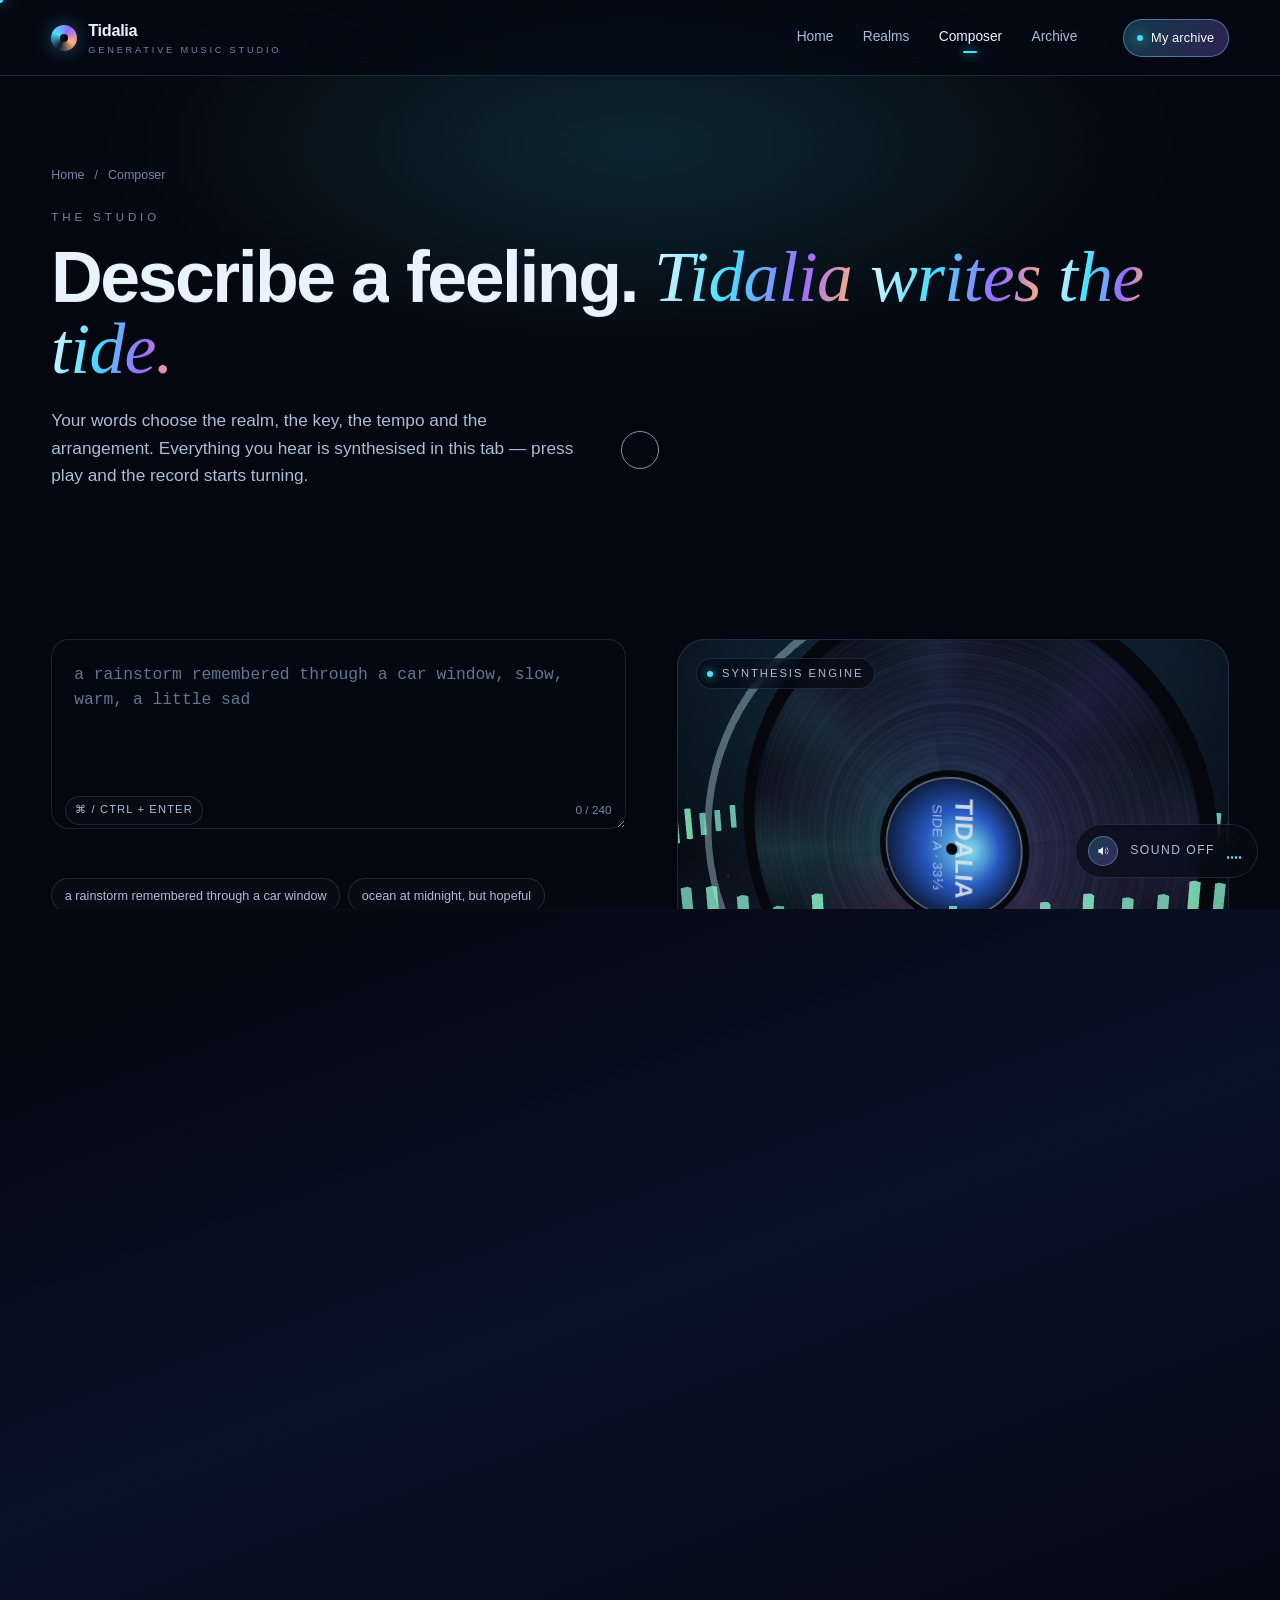
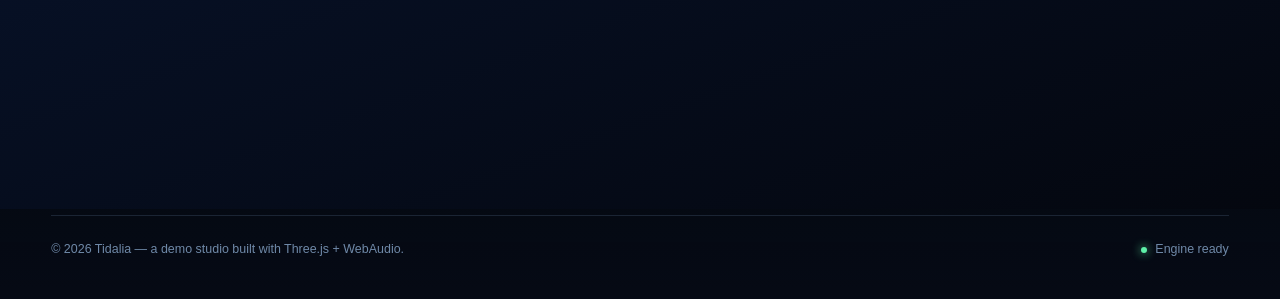
<file: composer.html>
<!DOCTYPE html>
<html lang="en">
<head>
<meta charset="utf-8">
<meta name="viewport" content="width=device-width,initial-scale=1,viewport-fit=cover">
<title>Composer — Tidalia</title>
<meta name="description" content="Describe a feeling and Tidalia composes an original soundtrack: realm, key, tempo and arrangement, synthesised live in your browser.">
<meta name="theme-color" content="#04070f">
<link rel="icon" href="assets/favicon.png" type="image/png">
<link rel="stylesheet" href="css/main.css">
</head>
<body>

<div id="loader">
  <div class="loader-inner">
    <div class="loader-mark">Tidalia</div>
    <div class="loader-bar"><i></i></div>
    <div class="loader-pct">00%</div>
    <div class="loader-hint">warming the console…</div>
  </div>
</div>

<header class="nav">
  <div class="nav__in">
    <a class="brand" href="index.html" data-nav aria-label="Tidalia — home">
      <span class="brand__mark" aria-hidden="true"></span>
      <span>Tidalia<small>Generative music studio</small></span>
    </a>
    <nav class="nav__links" aria-label="Primary">
      <a href="index.html" data-nav>Home</a>
      <a href="index.html#realms">Realms</a>
      <a href="composer.html" data-nav aria-current="page">Composer</a>
      <a href="archive.html" data-nav>Archive</a>
    </nav>
    <div class="nav__cta">
      <a class="btn btn--primary btn--sm" href="archive.html" data-nav data-magnetic><span class="dot"></span>My archive</a>
      <button class="nav__burger" aria-label="Menu" aria-expanded="false"><span></span><span></span><span></span></button>
    </div>
  </div>
</header>
<div class="sheet" id="sheet">
  <div class="wrap">
    <a href="index.html" data-nav>Home</a>
    <a href="index.html#realms">Realms</a>
    <a href="composer.html" data-nav>Composer</a>
    <a href="archive.html" data-nav>Archive</a>
    <a class="btn btn--primary" href="archive.html" data-nav>Open my archive</a>
  </div>
</div>

<main>
  <section class="page-head">
    <div class="wrap">
      <div class="crumbs"><a href="index.html" data-nav>Home</a><span>/</span><span>Composer</span></div>
      <p class="eyebrow">The studio</p>
      <h1 class="display" data-split>Describe a feeling. <span class="serif grad-text">Tidalia writes the tide.</span></h1>
      <p class="lead" style="margin-top:22px">Your words choose the realm, the key, the tempo and the arrangement. Everything you hear is synthesised in this tab — press play and the record starts turning.</p>
    </div>
  </section>

  <section class="section--tight">
    <div class="wrap">
      <div class="compose-grid">
        <!-- -------------------------------------------------- prompt side -->
        <div>
          <form id="composer-form" novalidate>
            <div class="field">
              <textarea class="prompt" name="prompt" maxlength="240"
                placeholder="a rainstorm remembered through a car window, slow, warm, a little sad"
                aria-label="Describe the soundtrack you want" aria-describedby="prompt-help"></textarea>
              <div class="prompt-foot">
                <span class="tag">⌘ / Ctrl + Enter</span>
                <span class="count">0 / 240</span>
              </div>
            </div>
            <p class="err" id="prompt-help" role="alert"></p>
            <div class="suggest" id="suggest-rows" aria-label="Prompt suggestions"></div>
            <button class="btn btn--primary btn--wide" type="submit" data-magnetic><span class="dot"></span>Compose soundtrack</button>
            <p class="prompt-hint">Tidalia picks a realm, a key and a tempo from your words — then keeps the arrangement stable enough to loop, and alive enough to explore.</p>
          </form>

          <div class="busy" id="compose-busy" hidden>
            <h4>Composing…</h4>
            <div class="busy__bar"><i></i></div>
            <div class="busy__steps">
              <span>Reading the mood</span>
              <span>Choosing a realm and a key</span>
              <span>Arranging pads, sub and percussion</span>
              <span>Mastering and adding the tape hiss</span>
            </div>
          </div>

          <div class="result" id="result-wrap" hidden aria-live="polite">
            <p class="eyebrow" style="margin-bottom:10px">Generated soundtrack</p>
            <h2 class="result__title" data-res-title>Aphelion Tide</h2>
            <p class="small" style="margin:6px 0 0" data-res-prompt></p>
            <canvas class="wave" aria-label="Waveform of the generated track"></canvas>
            <div class="result__meta" data-res-meta></div>
            <div class="pill-list" data-res-tags></div>
            <div class="result__actions">
              <button class="btn btn--primary" data-res-play><span class="dot"></span>Play preview</button>
              <button class="btn" data-res-add>Add to archive</button>
              <button class="btn btn--ghost" data-res-again>Prompt again</button>
              <span class="small" style="align-self:center;margin-left:auto">playing <b data-res-time>0:00</b></span>
            </div>
          </div>
        </div>

        <!-- -------------------------------------------------- visuals side -->
        <div>
          <div class="orb-wrap">
            <canvas id="orb-canvas" aria-label="Reactive vinyl record visualising the generated track"></canvas>
            <div class="orb-badge"><i></i>Synthesis engine</div>
            <div class="orb-note"><span>Side A · 33⅓</span><span data-engine-note>Idle — describe a feeling</span></div>
          </div>
          <div class="grid grid--2" style="margin-top:18px">
            <div class="card" data-tilt>
              <div class="card__glow"></div>
              <div class="tilt-in">
                <p class="eyebrow" style="margin-bottom:8px">Signal path</p>
                <p class="small" style="margin:0">Oscillators → filter → convolution reverb → your speakers. Nothing is downloaded.</p>
              </div>
            </div>
            <div class="card" data-tilt>
              <div class="card__glow"></div>
              <div class="tilt-in">
                <p class="eyebrow" style="margin-bottom:8px">Deterministic</p>
                <p class="small" style="margin:0">Same prompt, same seed, same tide. “Prompt again” nudges the seed for a new arrangement.</p>
              </div>
            </div>
          </div>
        </div>
      </div>

      <div class="how">
        <div class="card" data-reveal>
          <b>STEP 01</b>
          <h3 class="h3">Write the feeling</h3>
          <p>One sentence is plenty. Concrete images work best: weather, time of day, a place you remember.</p>
        </div>
        <div class="card" data-reveal data-reveal-delay="0.1">
          <b>STEP 02</b>
          <h3 class="h3">Tidalia arranges</h3>
          <p>Your prompt is matched to a realm, then a progression, tempo and instrumentation are scheduled from its seed.</p>
        </div>
        <div class="card" data-reveal data-reveal-delay="0.2">
          <b>STEP 03</b>
          <h3 class="h3">Keep the keepers</h3>
          <p>Add a track to your archive and it stays in this browser, ready to remix with a single click.</p>
        </div>
      </div>
    </div>
  </section>
</main>

<footer class="footer">
  <div class="wrap">
    <div class="footer__grid">
      <div>
        <a class="brand" href="index.html" data-nav>
          <span class="brand__mark" aria-hidden="true"></span>
          <span>Tidalia<small>Generative music studio</small></span>
        </a>
        <p class="small" style="max-width:34ch">Composer console: prompt in, arrangement out. Saved tracks live in your archive.</p>
      </div>
      <div>
        <h4>Studio</h4>
        <ul>
          <li><a href="composer.html" data-nav>Composer</a></li>
          <li><a href="archive.html" data-nav>Archive</a></li>
          <li><a href="index.html#realms">Realms</a></li>
        </ul>
      </div>
      <div>
        <h4>Start from a realm</h4>
        <ul>
          <li><a href="composer.html?realm=reef" data-nav>Reef of Echoes</a></li>
          <li><a href="composer.html?realm=ice" data-nav>Ice Cathedral</a></li>
          <li><a href="composer.html?realm=lagoon" data-nav>Cassette Lagoon</a></li>
        </ul>
      </div>
      <div>
        <h4>Your library</h4>
        <ul>
          <li><a href="archive.html" data-nav>Saved tracks · <span data-store-count>0</span></a></li>
          <li><a href="index.html#imagination">Hover reveal demo</a></li>
          <li><a href="index.html#finale">The conductor</a></li>
        </ul>
      </div>
    </div>
    <div class="footer__bottom">
      <span>© <span data-year>2026</span> Tidalia — a demo studio built with Three.js + WebAudio.</span>
      <span class="status"><i></i>Engine ready</span>
    </div>
  </div>
</footer>

<button class="sound" id="sound-toggle" aria-pressed="false" aria-label="Toggle the ambient soundtrack">
  <span class="sound__icon">
    <svg viewBox="0 0 24 24" aria-hidden="true"><path d="M4 9v6h3.2L12 19V5L7.2 9H4zm11.5-1.4a5.5 5.5 0 010 8.8v-1.9a3.6 3.6 0 000-5v-1.9zm2.6-2.5a9 9 0 010 13.8v-1.9a7.1 7.1 0 000-10V5.1z"/></svg>
  </span>
  <span class="sound__label">Sound off</span>
  <span class="sound__bars" aria-hidden="true"><i></i><i></i><i></i><i></i></span>
</button>

<script src="vendor/three.min.js"></script>
<script src="js/core.js"></script>
<script src="js/config.js"></script>
<script src="js/cursor.js"></script>
<script src="js/reveals.js"></script>
<script src="js/audio.js"></script>
<script src="js/pages.js"></script>
<script src="js/orb.js"></script>
<script src="js/main.js"></script>
</body>
</html>
</file>
<file: css/main.css>
/* ==========================================================================
   TIDALIA — cinematic AI music studio
   Design system + layout. All styling is hand-rolled (no external fonts/CDN)
   ========================================================================== */

:root{
  --bg:#04070f;
  --bg-2:#070d1a;
  --ink:#e9f3ff;
  --ink-dim:#a9bdd6;
  --muted:#6f89a8;
  --line:rgba(160,200,255,.14);
  --line-strong:rgba(160,200,255,.3);
  --glass:rgba(140,190,255,.055);
  --glass-2:rgba(140,190,255,.09);
  --cyan:#46e0ff;
  --violet:#9b6bff;
  --amber:#ffb37a;
  --rose:#ff5fa2;
  --radius:18px;
  --radius-lg:28px;
  --ease:cubic-bezier(.16,1,.3,1);
  --ease-soft:cubic-bezier(.4,0,.2,1);
  --shell:min(1240px,92vw);
  --nav-h:76px;
  font-synthesis-weight:none;
}

*,*::before,*::after{box-sizing:border-box}
html{scroll-behavior:smooth; color-scheme:dark}
@media (prefers-reduced-motion:reduce){ html{scroll-behavior:auto} }

body{
  margin:0;
  background:var(--bg);
  color:var(--ink);
  font-family:"Inter","SF Pro Display",-apple-system,BlinkMacSystemFont,"Segoe UI",Roboto,Helvetica,Arial,sans-serif;
  font-size:16px;
  line-height:1.6;
  -webkit-font-smoothing:antialiased;
  overflow-x:hidden;
}
body.is-locked{overflow:hidden}
body.cursor-ui{cursor:none}
body.cursor-ui a,body.cursor-ui button,body.cursor-ui input,body.cursor-ui textarea,body.cursor-ui select,body.cursor-ui [role="button"]{cursor:none}

img{max-width:100%;display:block}
[hidden]{display:none!important}
canvas{display:block}
a{color:inherit;text-decoration:none}
button{font:inherit;color:inherit;background:none;border:0}

::selection{background:rgba(70,224,255,.28)}

/* ---------- type ---------- */
.display{
  font-weight:600;
  letter-spacing:-.035em;
  line-height:.98;
  font-size:clamp(2.1rem,5.2vw,4.7rem);
  margin:0;
}
.page-head .display{font-size:clamp(2.1rem,5.6vw,5.1rem)}
.h2{
  font-weight:600;letter-spacing:-.03em;line-height:1.02;
  font-size:clamp(2rem,4.6vw,3.6rem);margin:0;
}
.h3{font-size:clamp(1.22rem,2vw,1.6rem);font-weight:600;letter-spacing:-.02em;margin:0}
.eyebrow{
  font-size:.72rem;letter-spacing:.34em;text-transform:uppercase;
  color:var(--muted);margin:0 0 18px;font-weight:500;
}
.lead{font-size:clamp(1.02rem,1.35vw,1.2rem);color:var(--ink-dim);max-width:56ch}
.small{font-size:.86rem;color:var(--muted)}
.serif{
  font-family:"Iowan Old Style","Palatino Linotype",Palatino,Georgia,"Times New Roman",serif;
  font-style:italic;font-weight:400;letter-spacing:-.01em;
}
.grad-text{
  background:linear-gradient(100deg,#eaf6ff 0%,var(--cyan) 38%,var(--violet) 74%,var(--amber) 100%);
  -webkit-background-clip:text;background-clip:text;color:transparent;
}
/* a split heading turns every word into its own layer, so each word needs its
   own copy of the gradient (and its own clip) to stay visible */
.grad-text .w{
  background-image:linear-gradient(100deg,#eaf6ff 0%,var(--cyan) 38%,var(--violet) 74%,var(--amber) 100%);
  background-size:100% 100%;
  -webkit-background-clip:text;background-clip:text;color:transparent;
}

/* ---------- shell ---------- */
.wrap{width:var(--shell);margin-inline:auto}
.section{position:relative;padding:clamp(90px,13vh,160px) 0}
.section--tight{padding:clamp(60px,8vh,100px) 0}
.rule{height:1px;background:linear-gradient(90deg,transparent,var(--line-strong),transparent);border:0;margin:0}

/* ---------- buttons ---------- */
.btn{
  --btn-bg:var(--glass);--btn-bd:var(--line-strong);
  position:relative;display:inline-flex;align-items:center;gap:.6em;
  padding:.92em 1.5em;border-radius:999px;
  background:var(--btn-bg);border:1px solid var(--btn-bd);
  font-size:.9rem;font-weight:500;letter-spacing:.01em;
  backdrop-filter:blur(12px);-webkit-backdrop-filter:blur(12px);
  transition:transform .5s var(--ease),background .4s ease,border-color .4s ease,box-shadow .5s ease;
  will-change:transform;
}
.btn:hover{transform:translateY(-2px);background:var(--glass-2);border-color:rgba(180,220,255,.5);box-shadow:0 12px 40px -18px rgba(70,224,255,.6)}
.btn:active{transform:translateY(0) scale(.985)}
.btn--primary{
  background:linear-gradient(120deg,rgba(70,224,255,.24),rgba(155,107,255,.28));
  border-color:rgba(150,220,255,.42);color:#f4fbff;
}
.btn--primary:hover{box-shadow:0 18px 50px -18px rgba(120,160,255,.75)}
.btn--ghost{background:transparent}
.btn--sm{padding:.6em 1.05em;font-size:.8rem}
.btn--wide{width:100%;justify-content:center}
.btn[disabled]{opacity:.5;pointer-events:none}
.btn .dot{width:6px;height:6px;border-radius:50%;background:var(--cyan);box-shadow:0 0 12px var(--cyan)}

.chip{
  display:inline-flex;align-items:center;gap:.45em;
  padding:.5em 1em;border-radius:999px;font-size:.79rem;color:var(--ink-dim);
  border:1px solid var(--line);background:rgba(255,255,255,.02);
  transition:.35s var(--ease-soft);
}
.chip:hover{color:var(--ink);border-color:var(--line-strong);background:var(--glass)}
.chip.is-active{color:#04121c;background:linear-gradient(120deg,var(--cyan),#9fe8ff);border-color:transparent;font-weight:600}

/* ---------- grain + vignette ---------- */
.grain{
  position:absolute;inset:0;pointer-events:none;z-index:3;opacity:.16;mix-blend-mode:overlay;
  background-image:url("data:image/svg+xml;utf8,<svg xmlns='http://www.w3.org/2000/svg' width='180' height='180'><filter id='n'><feTurbulence type='fractalNoise' baseFrequency='.85' numOctaves='3' stitchTiles='stitch'/></filter><rect width='180' height='180' filter='url(%23n)' opacity='.5'/></svg>");
}
.vignette{
  position:absolute;inset:0;pointer-events:none;z-index:2;
  background:radial-gradient(120% 90% at 50% 45%,transparent 42%,rgba(2,4,10,.55) 78%,rgba(2,4,10,.92) 100%);
}

/* ---------- loader ---------- */
#loader{
  position:fixed;inset:0;z-index:120;background:var(--bg);
  display:grid;place-items:center;transition:opacity .8s var(--ease),visibility .8s;
}
#loader.is-done{opacity:0;visibility:hidden}
.loader-inner{width:min(420px,80vw);text-align:center}
.loader-mark{
  font-size:.78rem;letter-spacing:.5em;text-transform:uppercase;color:var(--ink-dim);
  margin-bottom:26px;
}
.loader-bar{height:2px;background:rgba(255,255,255,.1);overflow:hidden;border-radius:2px}
.loader-bar i{display:block;height:100%;width:0%;background:linear-gradient(90deg,var(--cyan),var(--violet));transition:width .45s var(--ease-soft)}
.loader-pct{margin-top:14px;font-size:.72rem;letter-spacing:.28em;color:var(--muted)}
.loader-hint{margin-top:34px;font-size:.78rem;color:var(--muted)}

/* ---------- nav ---------- */
.nav{
  position:fixed;top:0;left:0;right:0;height:var(--nav-h);z-index:90;
  display:flex;align-items:center;
  transition:background .5s ease,backdrop-filter .5s ease,border-color .5s ease;
  border-bottom:1px solid transparent;
}
.nav.is-solid{
  background:rgba(5,9,18,.72);
  backdrop-filter:blur(18px) saturate(140%);
  -webkit-backdrop-filter:blur(18px) saturate(140%);
  border-bottom-color:var(--line);
}
.nav__in{width:var(--shell);margin-inline:auto;display:flex;align-items:center;gap:34px}
.brand{display:flex;align-items:center;gap:11px;font-weight:600;letter-spacing:-.02em;font-size:1.02rem}
.brand__mark{
  width:26px;height:26px;border-radius:50%;
  background:conic-gradient(from 210deg,#0a1830,#46e0ff,#9b6bff,#ffb37a,#0a1830);
  box-shadow:0 0 22px -4px rgba(90,190,255,.8);position:relative;flex:0 0 auto;
}
.brand__mark::after{content:"";position:absolute;inset:9px;border-radius:50%;background:var(--bg)}
.brand small{display:block;font-size:.58rem;letter-spacing:.3em;color:var(--muted);text-transform:uppercase;font-weight:500}
.nav__links{display:flex;gap:6px;margin-left:auto}
.nav__links a{
  position:relative;padding:.5em .85em;border-radius:999px;font-size:.86rem;color:var(--ink-dim);
  transition:color .3s ease,background .3s ease;
}
.nav__links a:hover{color:var(--ink);background:var(--glass)}
.nav__links a[aria-current="page"]{color:var(--ink)}
.nav__links a[aria-current="page"]::after{
  content:"";position:absolute;left:50%;bottom:2px;width:14px;height:2px;border-radius:2px;
  transform:translateX(-50%);background:var(--cyan);box-shadow:0 0 10px var(--cyan);
}
.nav__cta{display:flex;align-items:center;gap:10px}
.nav__burger{
  display:none;width:42px;height:42px;border:1px solid var(--line);border-radius:12px;
  place-items:center;background:var(--glass);
}
.nav__burger span{display:block;width:16px;height:1.5px;background:var(--ink);margin:3px 0;transition:.4s var(--ease)}

.sheet{
  position:fixed;inset:var(--nav-h) 0 auto 0;z-index:89;
  background:rgba(5,9,18,.96);backdrop-filter:blur(20px);
  border-bottom:1px solid var(--line);
  padding:18px 0 26px;display:grid;gap:4px;
  transform:translateY(-12px);opacity:0;visibility:hidden;
  transition:.5s var(--ease);
}
.sheet.is-open{transform:none;opacity:1;visibility:visible}
.sheet a{padding:.85em 0;border-bottom:1px solid rgba(160,200,255,.08);font-size:1.05rem;color:var(--ink-dim)}
.sheet .btn{margin-top:14px;justify-content:center}

/* ---------- journey (scroll-driven 3D hero) ---------- */
.journey{position:relative;height:var(--journey-len,560vh)}
.journey__sticky{position:sticky;top:0;height:100vh;height:100svh;overflow:hidden}
.journey__frame{
  position:absolute;inset:0;overflow:hidden;background:#01030a;
  transform:scale(var(--frame-scale,1));
  border-radius:var(--frame-radius,0px);
  box-shadow:0 0 0 1px rgba(150,200,255,0),0 60px 160px -60px rgba(70,224,255,0);
  transition:box-shadow .6s ease;
  will-change:transform;
}
.journey__frame.is-framed{
  box-shadow:0 0 0 1px rgba(150,200,255,.22),0 60px 160px -60px rgba(70,224,255,.5);
}
.journey__frame canvas{width:100%;height:100%;display:block}
.journey__ui{position:absolute;inset:0;z-index:4;width:var(--shell);margin-inline:auto;pointer-events:none}

.hero-brand{
  position:absolute;left:0;right:0;top:47%;transform:translateY(-50%);
  text-align:center;
}
.hero-brand .eyebrow{margin-bottom:18px}
.hero-brand h1{margin:0 auto;max-width:21ch}
.hero-brand .eyebrow{max-width:none;color:var(--muted)}
.hero-brand .hero-lede{
  margin:18px auto 0;max-width:44ch;color:var(--ink-dim);font-size:clamp(.9rem,1.02vw,1rem);
  line-height:1.55;text-shadow:0 2px 24px rgba(2,5,12,.9);
}
@media (max-height:820px){ .hero-brand .hero-lede{display:none} }
.hero-brand h1{text-shadow:0 6px 50px rgba(2,5,12,.55)}
.hero-actions{
  position:absolute;left:0;right:0;bottom:12%;display:flex;gap:12px;justify-content:center;
  pointer-events:auto;flex-wrap:wrap;
}
.hero-meta{
  position:absolute;left:0;right:0;bottom:5.2%;display:flex;gap:26px;justify-content:center;
  font-size:.72rem;letter-spacing:.16em;text-transform:uppercase;color:var(--muted);
}
.scroll-cue{
  position:absolute;left:50%;bottom:3.4%;transform:translateX(-50%);
  display:grid;justify-items:center;gap:9px;font-size:.66rem;letter-spacing:.3em;
  text-transform:uppercase;color:var(--muted);
}
.scroll-cue i{display:block;width:1px;height:44px;background:linear-gradient(180deg,var(--line-strong),transparent);position:relative;overflow:hidden}
.scroll-cue i::after{content:"";position:absolute;top:-44px;left:0;width:1px;height:44px;background:var(--cyan);animation:cue 2.6s var(--ease-soft) infinite}
@keyframes cue{0%{transform:translateY(0)}60%,100%{transform:translateY(88px)}}

/* story captions scrubbed by scroll */
.chapter{
  position:absolute;left:0;bottom:22%;max-width:40ch;opacity:0;transform:translateY(26px);
  will-change:opacity,transform;padding:22px 26px;border-radius:var(--radius);
  background:radial-gradient(120% 140% at 0% 60%,rgba(3,6,14,.72),rgba(3,6,14,.28) 60%,transparent 100%);
  -webkit-backdrop-filter:blur(2px);backdrop-filter:blur(2px);
}
.chapter[data-side="right"]{background:radial-gradient(120% 140% at 100% 60%,rgba(3,6,14,.72),rgba(3,6,14,.28) 60%,transparent 100%)}
.chapter[data-side="right"]{left:auto;right:0;text-align:right}
.chapter__no{
  font-size:.72rem;letter-spacing:.32em;text-transform:uppercase;color:var(--cyan);
  display:block;margin-bottom:12px;
}
.chapter h3{margin:0 0 10px;font-size:clamp(1.5rem,3.4vw,2.6rem);letter-spacing:-.03em;line-height:1.02;font-weight:600;
  text-shadow:0 2px 34px rgba(2,5,12,.95),0 0 70px rgba(2,5,12,.85)}
.chapter p{text-shadow:0 2px 26px rgba(2,5,12,.95)}
.chapter p{margin:0;color:var(--ink-dim);font-size:.98rem;max-width:34ch}
.chapter[data-side="right"] p{margin-left:auto}

.journey-card{
  position:absolute;left:50%;bottom:9%;transform:translate(-50%,26px);opacity:0;
  display:flex;align-items:center;gap:14px;
  padding:12px 18px;border-radius:999px;
  background:rgba(6,12,22,.6);border:1px solid var(--line);
  backdrop-filter:blur(14px);font-size:.8rem;color:var(--ink-dim);
  will-change:opacity,transform;
}
.journey-card b{color:var(--ink);font-weight:600}
.journey-progress{
  position:absolute;right:0;top:50%;transform:translateY(-50%);
  display:grid;gap:8px;justify-items:end;
}
.journey-progress i{display:block;width:12px;height:1.5px;border-radius:2px;background:rgba(160,200,255,.18);transition:width .5s var(--ease),background .5s ease}
.journey-progress i.is-on{width:26px;background:var(--cyan);box-shadow:0 0 10px rgba(70,224,255,.7)}

/* ---------- manifesto ---------- */
.manifesto p{font-size:clamp(1.35rem,3.1vw,2.35rem);line-height:1.28;letter-spacing:-.025em;max-width:34ch;margin:0}
.manifesto .cols{display:grid;grid-template-columns:1.15fr .85fr;gap:clamp(28px,6vw,90px);align-items:end}
.stats{display:grid;grid-template-columns:repeat(3,1fr);gap:22px;margin-top:46px}
.stat b{display:block;font-size:clamp(1.5rem,2.6vw,2.2rem);letter-spacing:-.03em;font-weight:600}
.stat span{font-size:.76rem;letter-spacing:.16em;text-transform:uppercase;color:var(--muted)}

/* ---------- generic cards ---------- */
.card{
  position:relative;border-radius:var(--radius);border:1px solid var(--line);
  background:linear-gradient(180deg,rgba(150,200,255,.06),rgba(150,200,255,.015));
  padding:26px;overflow:hidden;
}
.card--glass{backdrop-filter:blur(14px);-webkit-backdrop-filter:blur(14px)}
.card__glow{
  position:absolute;inset:-40% -10% auto auto;width:320px;height:320px;border-radius:50%;
  background:radial-gradient(circle,rgba(70,224,255,.22),transparent 68%);pointer-events:none;
  transform:translate3d(var(--gx,0),var(--gy,0),0);transition:transform .5s var(--ease-soft);
}
.grid{display:grid;gap:18px}
.grid--3{grid-template-columns:repeat(3,1fr)}
.grid--2{grid-template-columns:repeat(2,1fr)}

/* tilt */
[data-tilt]{transform-style:preserve-3d;transition:transform .6s var(--ease),box-shadow .6s var(--ease)}
[data-tilt] .tilt-in{transform:translateZ(34px)}

/* ---------- composer ---------- */
.composer{display:grid;grid-template-columns:1.05fr .95fr;gap:clamp(24px,4vw,60px);align-items:start}
.field{position:relative}
.prompt{
  width:100%;min-height:190px;resize:vertical;
  padding:22px 22px 62px;border-radius:var(--radius);
  background:rgba(4,9,18,.6);border:1px solid var(--line);
  color:var(--ink);font-size:1.02rem;line-height:1.55;
  transition:border-color .4s ease,box-shadow .4s ease,background .4s ease;
}
.prompt::placeholder{color:#5f7794}
.prompt:focus{outline:none;border-color:rgba(120,200,255,.45);box-shadow:0 0 0 4px rgba(70,224,255,.09);background:rgba(5,11,22,.75)}
.prompt-foot{
  position:absolute;left:14px;right:14px;bottom:12px;display:flex;align-items:center;gap:10px;flex-wrap:wrap;
}
.prompt-foot .count{margin-left:auto;font-size:.74rem;color:var(--muted)}
.suggest{display:flex;gap:8px;flex-wrap:wrap;margin:16px 0 22px}
.err{color:#ff9a9a;font-size:.82rem;margin-top:10px;min-height:1.2em}

.result{
  border-radius:var(--radius-lg);border:1px solid var(--line);
  background:linear-gradient(160deg,rgba(155,107,255,.12),rgba(70,224,255,.06) 45%,rgba(255,255,255,.02));
  padding:26px;position:relative;overflow:hidden;
  opacity:0;transform:translateY(18px) scale(.98);transition:.8s var(--ease);
}
.result.is-in{opacity:1;transform:none}
.result__title{font-size:clamp(1.4rem,2.4vw,2rem);font-weight:600;letter-spacing:-.03em;margin:0 0 6px}
.result__meta{display:flex;gap:18px;flex-wrap:wrap;font-size:.78rem;color:var(--ink-dim);margin-top:14px}
.result__meta b{color:var(--ink);font-weight:600}
.wave{width:100%;height:96px;margin-top:18px;border-radius:12px;background:rgba(3,7,14,.5);border:1px solid var(--line)}
.result__actions{display:flex;gap:10px;margin-top:18px;flex-wrap:wrap}
.busy{display:grid;gap:12px}
.busy__bar{height:2px;background:rgba(255,255,255,.08);border-radius:2px;overflow:hidden}
.busy__bar i{display:block;height:100%;width:0;background:linear-gradient(90deg,var(--cyan),var(--violet));transition:width .3s linear}
.busy__steps{display:grid;gap:8px;font-size:.82rem;color:var(--muted)}
.busy__steps span{display:flex;align-items:center;gap:9px}
.busy__steps span::before{content:"";width:6px;height:6px;border-radius:50%;background:rgba(160,200,255,.25)}
.busy__steps span.is-on{color:var(--ink-dim)}
.busy__steps span.is-on::before{background:var(--cyan);box-shadow:0 0 10px var(--cyan)}

.pill-list{display:flex;gap:8px;flex-wrap:wrap;margin-top:16px}
.tag{
  font-size:.7rem;letter-spacing:.1em;text-transform:uppercase;color:var(--ink-dim);
  border:1px solid var(--line);border-radius:999px;padding:.4em .8em;background:rgba(255,255,255,.02);
}

/* ---------- realms carousel ---------- */
.realms{position:relative;height:var(--realms-len,320vh)}
.realms__sticky{position:sticky;top:0;height:100vh;height:100svh;overflow:hidden;background:var(--bg)}
.realms__bg{position:absolute;inset:0;background-size:cover;background-position:center;opacity:0;transition:opacity 1.1s var(--ease);filter:saturate(.7) brightness(.34);transform:scale(1.06)}
.realms__bg.is-on{opacity:1}
.realms__veil{position:absolute;inset:0;background:
  linear-gradient(90deg,transparent 30%,rgba(3,6,14,.74) 58%,rgba(3,6,14,.92) 100%),
  radial-gradient(120% 80% at 44% 50%,transparent 24%,rgba(3,6,14,.66) 68%,rgba(3,6,14,.95) 100%),
  linear-gradient(180deg,rgba(4,7,15,.86),transparent 26%,transparent 72%,rgba(4,7,15,.92));}
.realms__canvas{position:absolute;inset:0}
.realms__canvas canvas{width:100%;height:100%;display:block}
.realms__ui{
  position:absolute;inset:0;z-index:6;width:var(--shell);margin-inline:auto;
  display:flex;align-items:center;pointer-events:none;
}
.realms__panel{width:min(430px,44vw);margin-left:auto;pointer-events:auto;position:relative;z-index:2;
  padding:26px;border-radius:var(--radius-lg);border:1px solid rgba(160,200,255,.1);
  background:linear-gradient(160deg,rgba(5,10,20,.5),rgba(5,10,20,.22));
  backdrop-filter:blur(14px) saturate(120%);-webkit-backdrop-filter:blur(14px) saturate(120%)}
.realm__index{font-size:.72rem;letter-spacing:.3em;text-transform:uppercase;color:var(--cyan);display:flex;gap:10px;align-items:center}
.realm__name{font-size:clamp(2rem,4.2vw,3.3rem);font-weight:600;letter-spacing:-.035em;line-height:1;margin:14px 0 12px;
  text-shadow:0 4px 40px rgba(2,5,12,.9)}
.realm__desc{text-shadow:0 2px 24px rgba(2,5,12,.95)}
.realm__desc{color:var(--ink-dim);font-size:.98rem;min-height:5.4em;max-width:38ch}
.realm__tags{display:flex;gap:8px;flex-wrap:wrap;margin-top:16px}
.realm__actions{display:flex;gap:10px;margin-top:26px;flex-wrap:wrap}
.realms__nav{
  position:absolute;left:0;right:0;bottom:12%;z-index:7;width:var(--shell);margin-inline:auto;
  display:flex;align-items:center;gap:18px;pointer-events:auto;
}
.realms__dots{display:flex;gap:9px;margin-inline:auto}
.realms__dots button{width:8px;height:8px;border-radius:50%;background:rgba(160,200,255,.25);transition:.4s var(--ease)}
.realms__dots button.is-on{background:var(--cyan);box-shadow:0 0 12px var(--cyan);transform:scale(1.25)}
.icon-btn{
  width:46px;height:46px;border-radius:50%;border:1px solid var(--line);background:var(--glass);
  display:grid;place-items:center;transition:.4s var(--ease);
}
.icon-btn:hover{background:var(--glass-2);border-color:var(--line-strong);transform:translateY(-2px)}
.icon-btn svg{width:17px;height:17px;stroke:currentColor;fill:none;stroke-width:1.6}
.realms__hint{font-size:.72rem;letter-spacing:.2em;text-transform:uppercase;color:var(--muted)}
.realm__prog{position:absolute;left:0;bottom:0;height:2px;background:linear-gradient(90deg,var(--cyan),var(--violet));z-index:8;width:0}

/* ---------- hover reveal (night -> day) ---------- */
.reveal-panel{
  position:relative;border-radius:var(--radius-lg);overflow:hidden;border:1px solid var(--line);
  aspect-ratio:16/8.4;cursor:none;
}
.reveal-panel img{position:absolute;inset:0;width:100%;height:100%;object-fit:cover}
.reveal-panel .day{z-index:1}
.reveal-panel .night{z-index:2;transition:opacity .4s ease;
  -webkit-mask-image:radial-gradient(circle 190px at var(--mx,50%) var(--my,50%),transparent 0%,transparent 42%,#000 100%);
  mask-image:radial-gradient(circle 190px at var(--mx,50%) var(--my,50%),transparent 0%,transparent 42%,#000 100%);
}
.reveal-panel__badge{
  position:absolute;z-index:3;left:22px;bottom:20px;
  padding:.6em 1em;border-radius:999px;font-size:.74rem;letter-spacing:.16em;text-transform:uppercase;
  background:rgba(4,8,16,.55);border:1px solid var(--line);backdrop-filter:blur(10px);color:var(--ink-dim);
}
.reveal-panel__top{
  position:absolute;z-index:3;left:22px;top:20px;font-size:.78rem;color:var(--ink-dim);
  display:flex;gap:10px;align-items:center;
}
.reveal-panel__top b{color:var(--ink);font-weight:600}

/* ---------- finale (3D octopus) ---------- */
.finale{position:relative;min-height:100vh;overflow:hidden;isolation:isolate}
.finale__canvas{position:absolute;inset:0;z-index:1}
.finale__canvas canvas{width:100%;height:100%;display:block}
.finale__ui{position:relative;z-index:5;padding:clamp(90px,14vh,150px) 0}
.finale__copy{max-width:34rem}
.finale__copy p{color:var(--ink-dim)}
.finale__cta{display:flex;gap:12px;margin-top:30px;flex-wrap:wrap}

/* ---------- archive ---------- */
.track{
  position:relative;border-radius:var(--radius);border:1px solid var(--line);overflow:hidden;
  background:linear-gradient(180deg,rgba(150,200,255,.055),rgba(150,200,255,.012));
  padding:20px;display:grid;gap:14px;
  transition:transform .6s var(--ease),border-color .5s ease,box-shadow .6s ease;
}
.track:hover{transform:translateY(-4px);border-color:var(--line-strong);box-shadow:0 30px 70px -40px rgba(70,224,255,.7)}
.track__top{display:flex;align-items:flex-start;gap:14px}
.track__play{
  flex:0 0 auto;width:46px;height:46px;border-radius:50%;display:grid;place-items:center;
  background:linear-gradient(120deg,rgba(70,224,255,.25),rgba(155,107,255,.3));
  border:1px solid rgba(150,220,255,.4);transition:.4s var(--ease);
}
.track__play:hover{transform:scale(1.06)}
.track__play svg{width:15px;height:15px;fill:currentColor}
.track__title{font-weight:600;letter-spacing:-.02em;font-size:1.05rem;margin:0}
.track__sub{font-size:.76rem;color:var(--muted);margin:4px 0 0;display:flex;gap:8px;flex-wrap:wrap}
.track__wave{width:100%;height:56px;border-radius:10px;background:rgba(3,7,14,.45);border:1px solid var(--line)}
.track__foot{display:flex;align-items:center;gap:10px;font-size:.74rem;color:var(--muted)}
.track__foot .tag{margin-left:auto}
.track.is-live{border-color:rgba(120,220,255,.5);box-shadow:0 0 0 1px rgba(70,224,255,.25),0 30px 80px -50px rgba(70,224,255,.9)}

.filters{display:flex;gap:8px;flex-wrap:wrap;margin:26px 0 34px}

/* ---------- footer ---------- */
.footer{border-top:1px solid var(--line);padding:70px 0 40px;background:linear-gradient(180deg,transparent,rgba(6,12,24,.6))}
.footer__grid{display:grid;grid-template-columns:1.5fr 1fr 1fr 1fr;gap:30px}
.footer h4{font-size:.74rem;letter-spacing:.24em;text-transform:uppercase;color:var(--muted);margin:0 0 16px;font-weight:500}
.footer ul{list-style:none;margin:0;padding:0;display:grid;gap:10px}
.footer a{font-size:.9rem;color:var(--ink-dim);transition:color .3s ease}
.footer a:hover{color:var(--ink)}
.footer__bottom{
  display:flex;justify-content:space-between;gap:20px;align-items:center;flex-wrap:wrap;
  margin-top:56px;padding-top:24px;border-top:1px solid var(--line);font-size:.78rem;color:var(--muted);
}
.status{display:inline-flex;align-items:center;gap:8px}
.status i{width:6px;height:6px;border-radius:50%;background:#5ef0a8;box-shadow:0 0 10px #5ef0a8;animation:pulse 2.4s infinite}
@keyframes pulse{50%{opacity:.35}}

/* ---------- sound toggle ---------- */
.sound{
  position:fixed;right:22px;bottom:22px;z-index:95;
  display:flex;align-items:center;gap:12px;
  padding:11px 16px 11px 12px;border-radius:999px;
  background:rgba(6,12,22,.7);border:1px solid var(--line);
  backdrop-filter:blur(16px);-webkit-backdrop-filter:blur(16px);
  transition:.5s var(--ease);
}
.sound:hover{border-color:var(--line-strong);transform:translateY(-2px)}
.sound__icon{width:30px;height:30px;border-radius:50%;display:grid;place-items:center;background:linear-gradient(120deg,rgba(70,224,255,.22),rgba(155,107,255,.28));border:1px solid rgba(150,220,255,.35)}
.sound__icon svg{width:14px;height:14px;fill:currentColor}
.sound__label{font-size:.76rem;letter-spacing:.12em;text-transform:uppercase;color:var(--ink-dim)}
.sound__bars{display:flex;align-items:flex-end;gap:2px;height:16px}
.sound__bars i{width:2px;height:3px;background:var(--cyan);border-radius:2px;transition:height .16s ease}
.sound.is-on .sound__label{color:var(--ink)}
.sound.is-on{border-color:rgba(120,220,255,.45);box-shadow:0 0 0 1px rgba(70,224,255,.18),0 20px 50px -30px rgba(70,224,255,.9)}

/* ---------- cursor ---------- */
.cursor,.cursor-ring{position:fixed;top:0;left:0;z-index:130;pointer-events:none;border-radius:50%;
  mix-blend-mode:screen;will-change:transform;opacity:0;transition:opacity .3s ease}
.cursor{width:6px;height:6px;background:var(--cyan);box-shadow:0 0 14px var(--cyan);margin:-3px 0 0 -3px}
.cursor-ring{
  width:38px;height:38px;margin:-19px 0 0 -19px;border:1px solid rgba(180,225,255,.65);
  display:grid;place-items:center;font-size:.58rem;letter-spacing:.16em;text-transform:uppercase;color:#eaf6ff;
  transition:width .35s var(--ease),height .35s var(--ease),margin .35s var(--ease),background .35s ease,opacity .3s ease;
}
.cursor-ring span{opacity:0;transition:opacity .25s ease;white-space:nowrap}
body.is-cursor-hover .cursor-ring{width:64px;height:64px;margin:-32px 0 0 -32px;background:rgba(70,224,255,.1)}
body.is-cursor-label .cursor-ring{width:82px;height:82px;margin:-41px 0 0 -41px;background:rgba(6,12,22,.55);border-color:rgba(180,225,255,.5)}
body.is-cursor-label .cursor-ring span{opacity:1}
body.is-cursor-down .cursor-ring{transform:scale(.86)}
body.cursor-ui .cursor,body.cursor-ui .cursor-ring{opacity:1}

/* ---------- modal ---------- */
.modal{
  position:fixed;inset:0;z-index:110;display:grid;place-items:center;padding:24px;
  background:rgba(2,5,11,.82);backdrop-filter:blur(16px);
  opacity:0;visibility:hidden;transition:.6s var(--ease);
}
.modal.is-open{opacity:1;visibility:visible}
.modal__inner{
  width:min(1000px,100%);max-height:86vh;overflow:auto;border-radius:var(--radius-lg);
  border:1px solid var(--line-strong);background:linear-gradient(180deg,rgba(10,18,32,.96),rgba(5,9,18,.98));
  transform:translateY(24px) scale(.98);transition:.7s var(--ease);position:relative;
}
.modal.is-open .modal__inner{transform:none}
.modal__media{position:relative;aspect-ratio:16/8.2;overflow:hidden}
.modal__media img{width:100%;height:100%;object-fit:cover;transform:scale(1.04)}
.modal__media::after{content:"";position:absolute;inset:0;background:linear-gradient(180deg,transparent 35%,rgba(6,11,20,.96))}
.modal__body{padding:0 34px 34px;margin-top:-70px;position:relative}
.modal__close{
  position:absolute;right:18px;top:18px;z-index:4;width:42px;height:42px;border-radius:50%;
  background:rgba(4,8,16,.6);border:1px solid var(--line);display:grid;place-items:center;
}
.modal__close:hover{background:rgba(10,18,30,.85)}
.modal__grid{display:grid;grid-template-columns:repeat(3,1fr);gap:18px;margin-top:26px}
.modal__grid .stat{padding:16px;border-radius:14px;border:1px solid var(--line);background:rgba(255,255,255,.02)}

/* ---------- page transition wipe ---------- */
.wipe{
  position:fixed;inset:0;z-index:140;pointer-events:none;
  background:linear-gradient(160deg,#04070f,#071127 45%,#04070f);
  transform:translateY(101%);transition:transform .8s var(--ease);
}
.wipe.is-out{transform:translateY(0)}
.wipe.is-in{transform:translateY(-101%);transition:none}

/* ---------- page header (sub pages) ---------- */
.page-head{padding:calc(var(--nav-h) + 90px) 0 60px;position:relative;overflow:hidden}
.page-head::before{
  content:"";position:absolute;left:50%;top:-30%;width:120vw;height:70vh;transform:translateX(-50%);
  background:radial-gradient(closest-side,rgba(70,224,255,.14),transparent 70%);pointer-events:none;
}
.page-head .eyebrow{margin-bottom:16px}
.page-head p.lead{margin-top:20px}
.crumbs{display:flex;gap:10px;align-items:center;font-size:.78rem;color:var(--muted);margin-bottom:22px}
.crumbs a:hover{color:var(--ink)}

/* ---------- responsive ---------- */
@media (max-width:1080px){
  .composer{grid-template-columns:1fr}
  .manifesto .cols{grid-template-columns:1fr;gap:26px}
  .grid--3{grid-template-columns:repeat(2,1fr)}
  .footer__grid{grid-template-columns:1fr 1fr}
  .realms__panel{width:min(460px,60vw)}
}
@media (max-width:820px){
  :root{--nav-h:68px}
  .finale__ui{background:linear-gradient(180deg,rgba(4,7,15,.94) 0%,rgba(4,7,15,.82) 46%,rgba(4,7,15,.25) 72%,transparent 100%)}
  .finale__copy{max-width:none}
  .nav__links{display:none}
  .nav__cta .btn{display:none}
  .nav__burger{display:grid}
  .grid--3,.grid--2{grid-template-columns:1fr}
  .modal__grid{grid-template-columns:1fr}
  .chapter{max-width:none;left:0;right:0;bottom:26%}
  .chapter[data-side="right"]{text-align:left}
  .chapter[data-side="right"] p{margin-left:0}
  .chapter p{max-width:38ch}
  .realms__ui{align-items:flex-end;padding-bottom:150px}
  .realms__panel{width:100%;margin-left:0}
  .realm__desc{min-height:0;font-size:.92rem}
  .realms__hint{display:none}
  .hero-meta{display:none}
  .reveal-panel{aspect-ratio:16/12}
  .footer__grid{grid-template-columns:1fr}
  .stats{grid-template-columns:1fr 1fr}
}
@media (max-width:520px){
  .journey__ui,.realms__ui,.realms__nav{width:min(92vw,1240px)}
  .hero-actions{bottom:22%}
  .sound{right:12px;bottom:12px;padding:10px 12px}
  .sound__label{display:none}
}
@media (prefers-reduced-motion:reduce){
  .grain{opacity:.08}
  .scroll-cue i::after{animation:none}
  .track:hover,.btn:hover{transform:none}
}

/* ==========================================================================
   PART 2 — reveals, toasts, composer & archive components
   ========================================================================== */
section[id],div[id]{scroll-margin-top:calc(var(--nav-h) + 12px)}

/* ---------- scroll reveals ---------- */
[data-split] .split{display:block}
.w-mask{display:inline-block;overflow:hidden;vertical-align:top;padding-bottom:.08em;margin-bottom:-.08em}
.w{display:inline-block;transform:translateY(114%);transition:transform 1.05s var(--ease);will-change:transform}
[data-split].is-in .w{transform:none}
[data-reveal]{opacity:0;transform:translateY(26px);transition:opacity .9s var(--ease),transform 1.05s var(--ease);will-change:opacity,transform}
[data-reveal].is-in{opacity:1;transform:none}
[data-reveal-item]{opacity:0;transform:translateY(22px);transition:opacity .8s var(--ease),transform .95s var(--ease)}
[data-reveal-item].is-in{opacity:1;transform:none}
@media (prefers-reduced-motion:reduce){
  [data-reveal],[data-reveal-item],[data-split] .w{opacity:1!important;transform:none!important;transition:none}
}

/* ---------- toast ---------- */
.toast{
  position:fixed;left:50%;bottom:26px;z-index:125;
  display:flex;align-items:center;gap:10px;flex-wrap:wrap;justify-content:center;
  padding:12px 20px;border-radius:999px;max-width:min(92vw,640px);
  background:rgba(6,12,22,.88);border:1px solid var(--line-strong);
  backdrop-filter:blur(16px);-webkit-backdrop-filter:blur(16px);
  font-size:.84rem;box-shadow:0 24px 60px -30px rgba(70,224,255,.8);
  transform:translate(-50%,22px);opacity:0;visibility:hidden;transition:.55s var(--ease);
}
.toast.is-on{transform:translate(-50%,0);opacity:1;visibility:visible}
.toast b{font-weight:600}
.toast span{color:var(--muted)}
@media (max-width:820px){ .toast{bottom:82px;font-size:.78rem} }

/* ---------- prompt states ---------- */
.prompt.is-error{border-color:rgba(255,140,140,.8);box-shadow:0 0 0 4px rgba(255,110,110,.14)}
.prompt-hint{font-size:.84rem;color:var(--muted);margin:14px 0 0;min-height:1.3em}
.busy{padding:22px;border-radius:var(--radius);border:1px solid var(--line);background:rgba(6,12,22,.5)}
.busy h4{margin:0 0 4px;font-size:.9rem;letter-spacing:.02em}

/* ---------- composer page ---------- */
.compose-grid{display:grid;grid-template-columns:1.02fr .98fr;gap:clamp(26px,4vw,54px);align-items:start}
.orb-wrap{
  position:relative;border-radius:var(--radius-lg);border:1px solid var(--line);overflow:hidden;
  aspect-ratio:4/3.1;
  background:
    radial-gradient(120% 90% at 50% 12%,rgba(70,224,255,.16),transparent 58%),
    radial-gradient(90% 70% at 20% 90%,rgba(155,107,255,.14),transparent 60%),
    linear-gradient(180deg,rgba(10,18,32,.7),rgba(4,8,16,.9));
}
.orb-wrap canvas{width:100%;height:100%;display:block}
.orb-badge{
  position:absolute;left:18px;top:18px;display:flex;align-items:center;gap:9px;
  padding:.5em .9em;border-radius:999px;font-size:.7rem;letter-spacing:.18em;text-transform:uppercase;
  background:rgba(4,8,16,.6);border:1px solid var(--line);color:var(--ink-dim);backdrop-filter:blur(10px);
}
.orb-badge i{width:6px;height:6px;border-radius:50%;background:var(--cyan);box-shadow:0 0 10px var(--cyan);animation:pulse 2.2s infinite}
.orb-note{position:absolute;left:18px;right:18px;bottom:16px;display:flex;justify-content:space-between;gap:12px;font-size:.72rem;color:var(--muted)}

.how{display:grid;grid-template-columns:repeat(3,1fr);gap:18px;margin-top:56px}
.how .card{padding:24px}
.how b{display:block;font-size:.72rem;letter-spacing:.24em;color:var(--cyan);margin-bottom:10px;font-weight:500}
.how p{margin:8px 0 0;color:var(--ink-dim);font-size:.9rem}
.kv{display:grid;gap:10px;margin-top:20px}
.kv div{display:flex;justify-content:space-between;gap:16px;font-size:.84rem;padding-bottom:9px;border-bottom:1px solid rgba(160,200,255,.1)}
.kv span:last-child{color:var(--ink);font-weight:500}
.kv span:first-child{color:var(--muted)}

/* ---------- archive extras ---------- */
.archive-head{display:flex;align-items:flex-end;justify-content:space-between;gap:20px;flex-wrap:wrap}
.archive-empty{
  padding:44px 26px;border-radius:var(--radius);border:1px dashed var(--line-strong);
  text-align:center;color:var(--muted);font-size:.92rem;
}
.lede{color:var(--ink-dim);max-width:62ch}
.page-note{
  display:flex;gap:12px;align-items:flex-start;padding:16px 18px;border-radius:14px;
  border:1px solid var(--line);background:rgba(255,255,255,.02);font-size:.84rem;color:var(--ink-dim);
}
.page-note b{color:var(--ink)}

/* ---------- footer bits ---------- */
.footer .brand{margin-bottom:14px}
.footer__social{display:flex;gap:10px;margin-top:18px}

@media (max-width:1080px){
  .compose-grid{grid-template-columns:1fr}
  .how{grid-template-columns:1fr}
}

/* ---------- pointer-event hygiene for decorative canvases ---------- */
.journey__frame canvas{pointer-events:none}
.finale__canvas{pointer-events:none}
.realms__canvas canvas{cursor:grab}
.realms__canvas canvas:active{cursor:grabbing}


/* ---------- short viewports: keep hero copy and CTAs from colliding ---------- */
@media (max-height:760px){
  .hero-brand{top:41%}
  .hero-brand .hero-lede{display:none}
  .hero-brand h1{font-size:clamp(2rem,5.6vw,3.6rem)}
  .hero-actions{bottom:14%}
  .scroll-cue{bottom:1.6%}
  .scroll-cue i{height:26px}
  .chapter{bottom:26%}
  .finale__ui{padding:60px 0}
}
@media (max-height:560px){
  .hero-meta{display:none}
  .journey-progress{display:none}
}


/* ---------- realms: keep the bottom row clear of the fixed sound pill ---------- */
@media (max-width:1200px){ .realms__hint{display:none} }
@media (max-width:820px){
  .realms__ui{align-items:flex-end;padding-bottom:23vh}
  .realms__panel{
    width:100%;margin-left:0;padding:20px 18px 22px;
    background:linear-gradient(180deg,rgba(4,8,16,.28),rgba(4,8,16,.8) 42%,rgba(4,8,16,.92));
    border-color:rgba(160,200,255,.08);backdrop-filter:blur(8px);-webkit-backdrop-filter:blur(8px);
  }
  .realm__name{font-size:clamp(1.7rem,7.4vw,2.4rem);margin:8px 0 8px}
  .realm__desc{font-size:.9rem;min-height:0;max-width:none}
  .realm__tags{margin-top:12px}
  .realms__nav{bottom:9vh}
  .realms__veil{background:
    linear-gradient(0deg,rgba(3,6,14,.95) 0%,rgba(3,6,14,.72) 34%,rgba(3,6,14,.05) 62%,rgba(3,6,14,.45) 100%),
    radial-gradient(130% 70% at 50% 44%,transparent 30%,rgba(3,6,14,.6) 78%,rgba(3,6,14,.9) 100%);}
}
</file>
